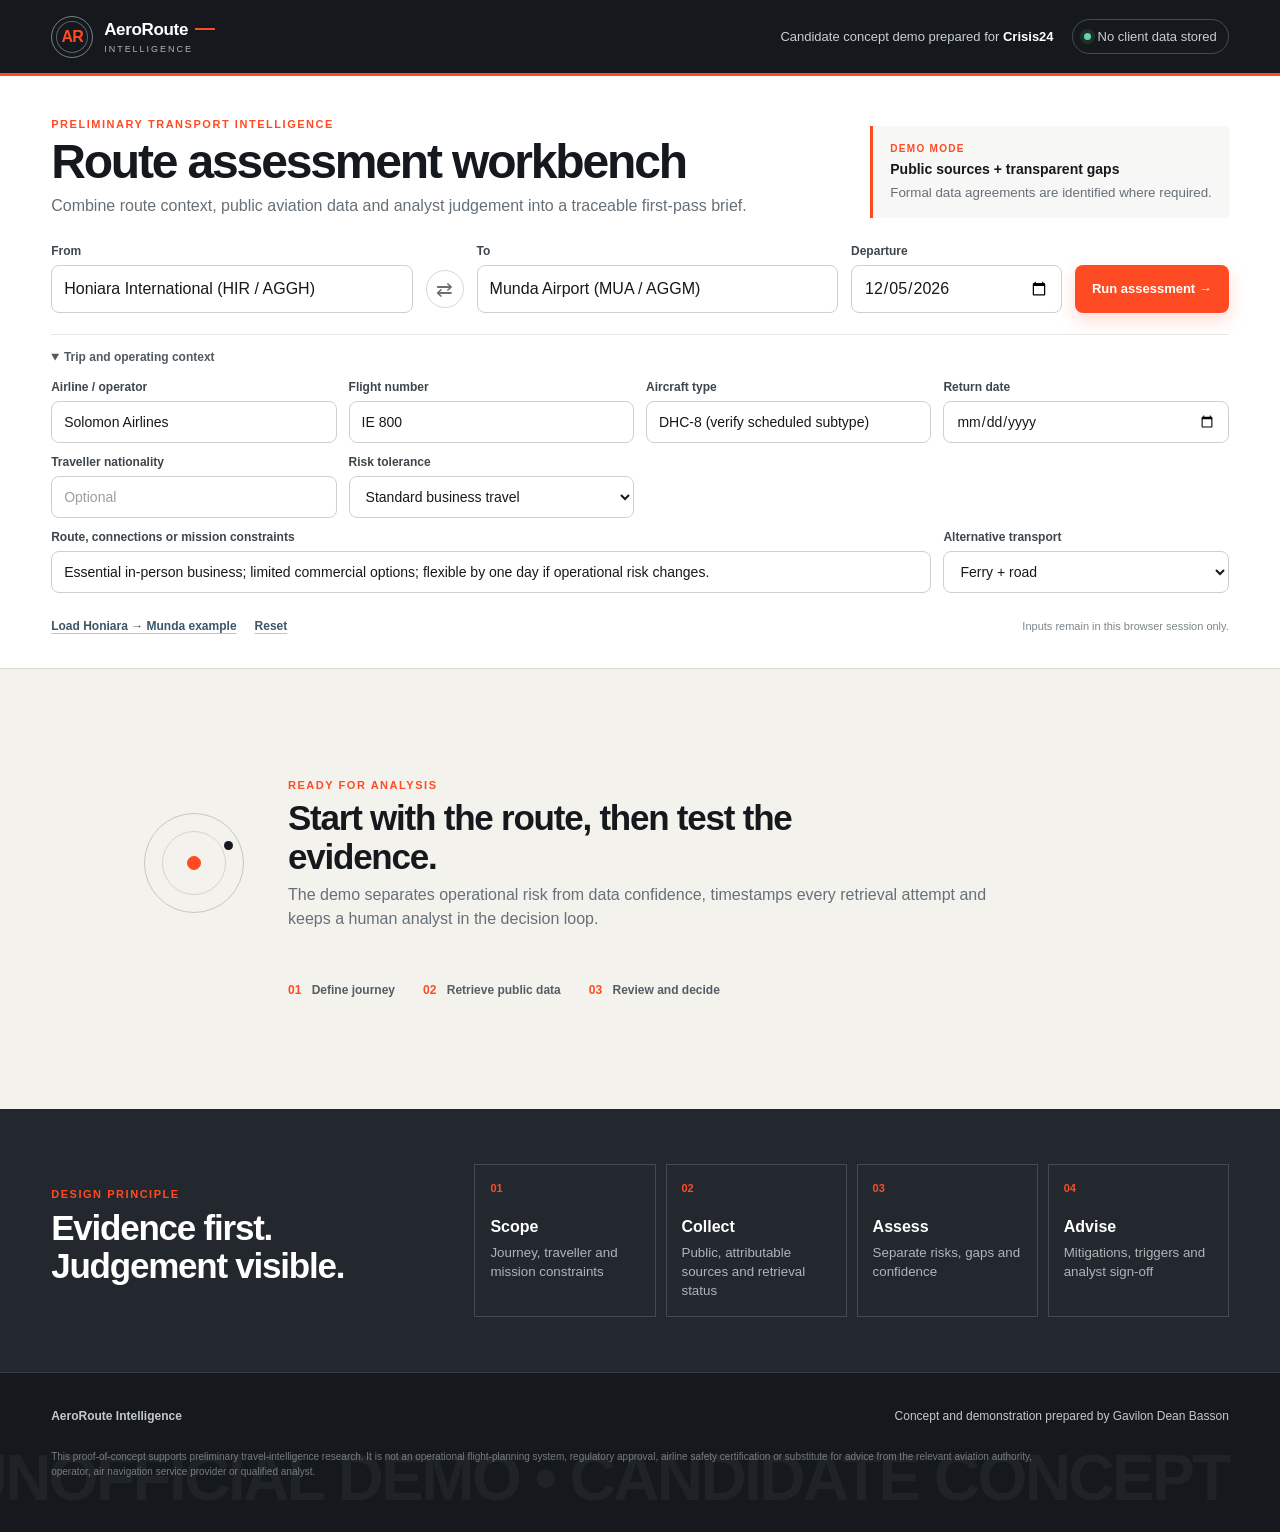
<file: index.html>
<!doctype html>
<html lang="en">
<head>
  <meta charset="utf-8">
  <meta name="viewport" content="width=device-width,initial-scale=1">
  <meta name="robots" content="noindex,nofollow,noarchive">
  <meta name="referrer" content="strict-origin-when-cross-origin">
  <meta name="description" content="A candidate concept demo for preliminary aviation and transport intelligence research.">
  <title>AeroRoute Intelligence — Candidate Concept Demo</title>
  <link rel="icon" href="./favicon.svg" type="image/svg+xml">
  <link rel="stylesheet" href="./styles.css">
</head>
<body>
  <header class="topbar">
    <a class="brand" href="#top" aria-label="AeroRoute Intelligence home">
      <span class="brand-mark" aria-hidden="true">AR</span>
      <span><strong>AeroRoute</strong><small>INTELLIGENCE</small></span>
    </a>
    <div class="top-meta">
      <span class="concept-label">Candidate concept demo prepared for <strong>Crisis24</strong></span>
      <span class="privacy-pill"><i></i>No client data stored</span>
    </div>
  </header>

  <main id="top">
    <section class="workbench" aria-labelledby="assessment-title">
      <div class="intro-row">
        <div>
          <p class="eyebrow">PRELIMINARY TRANSPORT INTELLIGENCE</p>
          <h1 id="assessment-title">Route assessment workbench</h1>
          <p>Combine route context, public aviation data and analyst judgement into a traceable first-pass brief.</p>
        </div>
        <div class="mode-card">
          <span>DEMO MODE</span>
          <strong>Public sources + transparent gaps</strong>
          <small>Formal data agreements are identified where required.</small>
        </div>
      </div>

      <form id="assessment-form" class="route-form">
        <div class="field primary-field">
          <label for="from">From</label>
          <input id="from" name="from" list="airport-options" autocomplete="off" placeholder="Airport, city, IATA or ICAO" required>
        </div>
        <button class="swap-button" id="swap-route" type="button" aria-label="Swap origin and destination" title="Swap route">⇄</button>
        <div class="field primary-field">
          <label for="to">To</label>
          <input id="to" name="to" list="airport-options" autocomplete="off" placeholder="Airport, city, IATA or ICAO" required>
        </div>
        <div class="field date-field">
          <label for="depart-date">Departure</label>
          <input id="depart-date" name="depart-date" type="date" required>
        </div>
        <button class="button button-primary" type="submit">Run assessment <span>→</span></button>

        <datalist id="airport-options"></datalist>

        <details class="advanced" open>
          <summary>Trip and operating context</summary>
          <div class="advanced-grid">
            <div class="field">
              <label for="airline">Airline / operator</label>
              <input id="airline" name="airline" placeholder="e.g. Solomon Airlines">
            </div>
            <div class="field">
              <label for="flight-number">Flight number</label>
              <input id="flight-number" name="flight-number" placeholder="Optional">
            </div>
            <div class="field">
              <label for="aircraft">Aircraft type</label>
              <input id="aircraft" name="aircraft" placeholder="e.g. DHC-8-100">
            </div>
            <div class="field">
              <label for="return-date">Return date</label>
              <input id="return-date" name="return-date" type="date">
            </div>
            <div class="field">
              <label for="traveller">Traveller nationality</label>
              <input id="traveller" name="traveller" placeholder="Optional">
            </div>
            <div class="field">
              <label for="risk-tolerance">Risk tolerance</label>
              <select id="risk-tolerance" name="risk-tolerance">
                <option value="low">Low — risk-averse</option>
                <option value="standard" selected>Standard business travel</option>
                <option value="essential">Essential travel</option>
              </select>
            </div>
            <div class="field wide">
              <label for="route-notes">Route, connections or mission constraints</label>
              <input id="route-notes" name="route-notes" placeholder="Optional waypoints, required arrival, accessibility or operational constraints">
            </div>
            <div class="field">
              <label for="alternative">Alternative transport</label>
              <select id="alternative" name="alternative">
                <option value="ferry-road">Ferry + road</option>
                <option value="road">Road only</option>
                <option value="rail">Rail</option>
                <option value="none">No practical alternative</option>
              </select>
            </div>
          </div>
        </details>

        <div class="form-actions">
          <button class="text-button" id="load-demo" type="button">Load Honiara → Munda example</button>
          <button class="text-button" id="reset-form" type="button">Reset</button>
          <span class="form-note">Inputs remain in this browser session only.</span>
        </div>
      </form>
    </section>

    <section id="empty-state" class="empty-state">
      <div class="empty-orbit" aria-hidden="true"><span></span></div>
      <div>
        <p class="eyebrow">READY FOR ANALYSIS</p>
        <h2>Start with the route, then test the evidence.</h2>
        <p>The demo separates operational risk from data confidence, timestamps every retrieval attempt and keeps a human analyst in the decision loop.</p>
      </div>
      <div class="empty-steps">
        <span><b>01</b> Define journey</span>
        <span><b>02</b> Retrieve public data</span>
        <span><b>03</b> Review and decide</span>
      </div>
    </section>

    <section id="results" class="results" hidden aria-live="polite">
      <div class="result-toolbar">
        <div>
          <p class="eyebrow">ASSESSMENT OUTPUT</p>
          <h2 id="route-title">Honiara to Munda</h2>
          <p id="run-meta">Run ID · Extraction time</p>
        </div>
        <div class="toolbar-actions">
          <button class="button button-quiet" id="copy-brief" type="button">Copy brief</button>
          <button class="button button-primary" id="print-report" type="button">Export / print PDF</button>
        </div>
      </div>

      <div id="status-banner" class="status-banner">
        <span class="status-icon">!</span>
        <div><strong>Preliminary recommendation</strong><p id="recommendation-text"></p></div>
        <span id="confidence-badge" class="confidence-badge">MODERATE CONFIDENCE</span>
      </div>

      <div class="dashboard-grid">
        <article class="panel route-panel">
          <div class="panel-heading">
            <div><p class="section-kicker">ROUTE CONTEXT</p><h3>Journey corridor</h3></div>
            <span id="distance-chip" class="data-chip">— km</span>
          </div>
          <div id="route-map" class="route-map" role="img" aria-label="Route diagram"></div>
          <div id="route-facts" class="route-facts"></div>
        </article>

        <article class="panel summary-panel">
          <div class="panel-heading">
            <div><p class="section-kicker">EXECUTIVE SUMMARY</p><h3>What matters now</h3></div>
          </div>
          <ul id="summary-list" class="summary-list"></ul>
          <div class="decision-triggers">
            <strong>Decision triggers</strong>
            <ul id="trigger-list"></ul>
          </div>
        </article>
      </div>

      <article class="panel risk-panel">
        <div class="panel-heading">
          <div><p class="section-kicker">SEPARATE RISK DIMENSIONS</p><h3>Risk and confidence review</h3></div>
          <p>No opaque blended safety score</p>
        </div>
        <div id="risk-grid" class="risk-grid"></div>
      </article>

      <div class="dashboard-grid evidence-layout">
        <article class="panel">
          <div class="panel-heading">
            <div><p class="section-kicker">LIVE PUBLIC RETRIEVAL</p><h3>Aviation weather</h3></div>
            <span id="weather-state" class="data-chip pending">CHECKING</span>
          </div>
          <div id="weather-content" class="weather-content">
            <div class="skeleton"></div><div class="skeleton short"></div>
          </div>
        </article>

        <article class="panel">
          <div class="panel-heading">
            <div><p class="section-kicker">ALTERNATIVE JOURNEY</p><h3>Air versus surface</h3></div>
          </div>
          <div id="comparison-table" class="comparison-table"></div>
        </article>
      </div>

      <article class="panel">
        <div class="panel-heading">
          <div><p class="section-kicker">SOURCE &amp; EVIDENCE REGISTER</p><h3>Traceable retrieval log</h3></div>
          <span class="data-chip">UTC TIMESTAMPS</span>
        </div>
        <div class="table-scroll">
          <table>
            <thead><tr><th>Source / purpose</th><th>Access</th><th>Published / valid</th><th>Retrieved</th><th>Confidence</th></tr></thead>
            <tbody id="evidence-body"></tbody>
          </table>
        </div>
        <p class="table-note">Where a source does not expose a publication time, the register states “Not provided by source.” A failed feed is recorded as unavailable, never as zero risk.</p>
      </article>

      <article class="panel analyst-panel">
        <div class="panel-heading">
          <div><p class="section-kicker">HUMAN-IN-THE-LOOP REVIEW</p><h3>Analyst judgement</h3></div>
          <span class="data-chip">REQUIRED BEFORE ISSUE</span>
        </div>
        <div class="analyst-grid">
          <div class="field"><label for="confirmed-facts">Confirmed facts</label><textarea id="confirmed-facts" rows="4"></textarea></div>
          <div class="field"><label for="information-gaps">Information gaps / unverified items</label><textarea id="information-gaps" rows="4"></textarea></div>
          <div class="field"><label for="mitigations">Mitigations</label><textarea id="mitigations" rows="4"></textarea></div>
          <div class="field"><label for="analyst-recommendation">Analyst recommendation</label><textarea id="analyst-recommendation" rows="4"></textarea></div>
        </div>
        <div class="approval-row">
          <div class="field"><label for="analyst-name">Analyst</label><input id="analyst-name" value="Gavilon Dean Basson"></div>
          <div class="field"><label for="analyst-confidence">Confidence</label><select id="analyst-confidence"><option>Low</option><option selected>Moderate</option><option>High</option></select></div>
          <label class="approval-check"><input id="approval-check" type="checkbox"> Reviewed for demonstration</label>
        </div>
      </article>

      <article class="panel integrations-panel">
        <div class="panel-heading">
          <div><p class="section-kicker">ENTERPRISE DATA OPPORTUNITIES</p><h3>What formal access would add</h3></div>
        </div>
        <div class="integration-grid">
          <div><b>NOTAM &amp; aeronautical data</b><span>EUROCONTROL EAD / ANSP feeds</span></div>
          <div><b>Airline performance</b><span>OAG, Cirium or equivalent licensed data</span></div>
          <div><b>Security intelligence</b><span>Curated threat, protest and GNSS interference feeds</span></div>
          <div><b>Maritime intelligence</b><span>AIS, port and vessel-risk data providers</span></div>
        </div>
        <p>Potentially obtainable subject to provider approval, licensing, commercial terms and Crisis24’s internal arrangements.</p>
      </article>
    </section>

    <section class="methodology">
      <div><p class="eyebrow">DESIGN PRINCIPLE</p><h2>Evidence first. Judgement visible.</h2></div>
      <div class="method-grid">
        <span><b>01</b><strong>Scope</strong><small>Journey, traveller and mission constraints</small></span>
        <span><b>02</b><strong>Collect</strong><small>Public, attributable sources and retrieval status</small></span>
        <span><b>03</b><strong>Assess</strong><small>Separate risks, gaps and confidence</small></span>
        <span><b>04</b><strong>Advise</strong><small>Mitigations, triggers and analyst sign-off</small></span>
      </div>
    </section>
  </main>

  <footer>
    <div>
      <strong>AeroRoute Intelligence</strong>
      <span>Concept and demonstration prepared by Gavilon Dean Basson</span>
    </div>
    <p>This proof-of-concept supports preliminary travel-intelligence research. It is not an operational flight-planning system, regulatory approval, airline safety certification or substitute for advice from the relevant aviation authority, operator, air navigation service provider or qualified analyst.</p>
    <span class="watermark">UNOFFICIAL DEMO • CANDIDATE CONCEPT</span>
  </footer>

  <div id="toast" class="toast" role="status" aria-live="polite"></div>
  <script src="./app.js" defer></script>
</body>
</html>
</file>
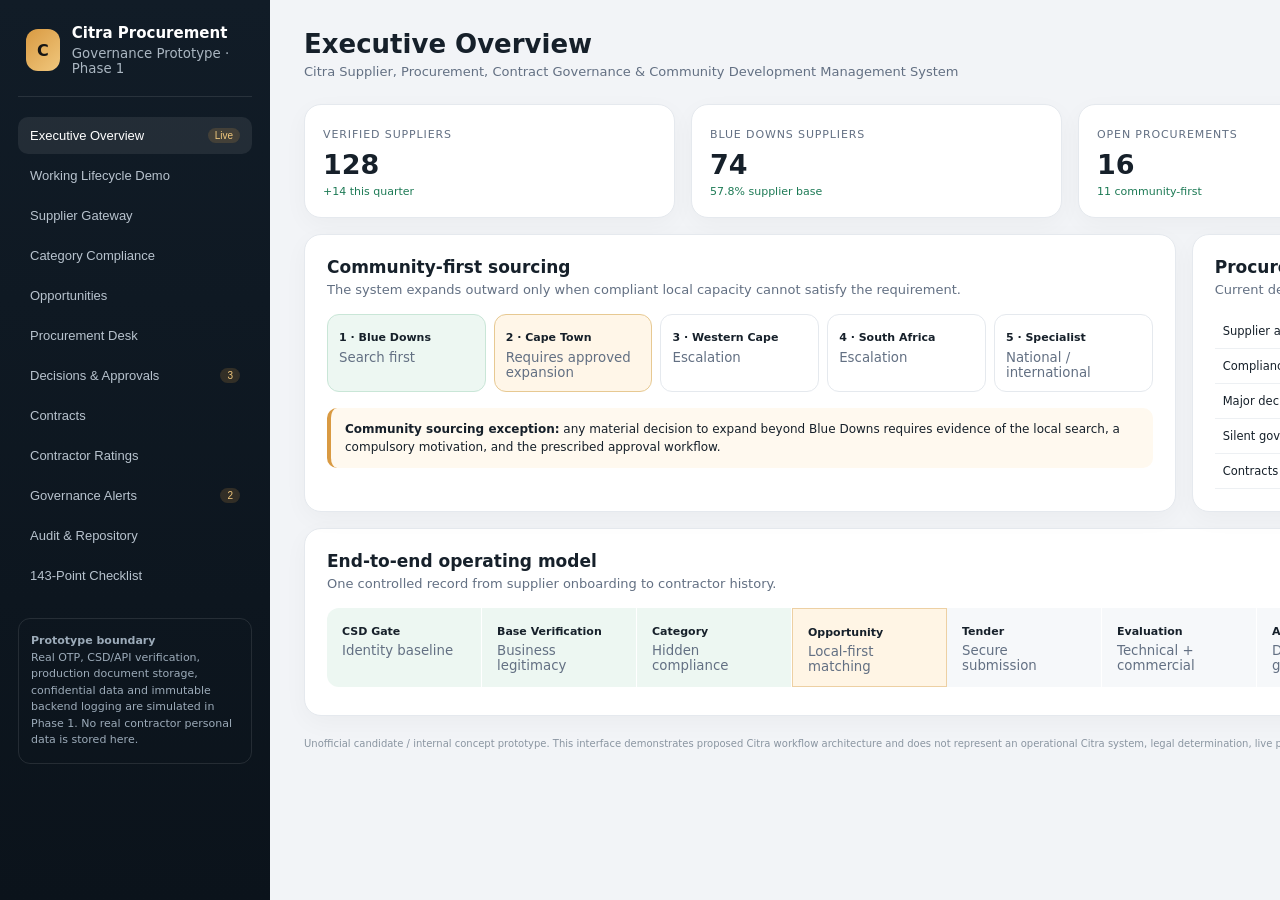
<file: citra-procurement/index.html>
<!DOCTYPE html>
<html lang="en">
<head>
<meta charset="UTF-8" />
<meta name="viewport" content="width=device-width, initial-scale=1.0" />
<title>Citra Supplier & Procurement Governance</title>
<meta name="description" content="Citra supplier, procurement, contract governance and community development prototype." />
<style>
html,body{margin:0;width:100%;height:100%;overflow:hidden;background:#f2f4f7}iframe{border:0;width:100%;height:100%;display:block}
</style>
<script>
(function(){
  var cleanPath = window.location.pathname + (window.location.hash || '');
  if (window.location.search) {
    window.history.replaceState({}, document.title, cleanPath);
  }
})();
</script>
</head>
<body>
<iframe src="app.html" title="Citra Supplier & Procurement Governance Prototype" referrerpolicy="no-referrer"></iframe>
</body>
</html>
</file>
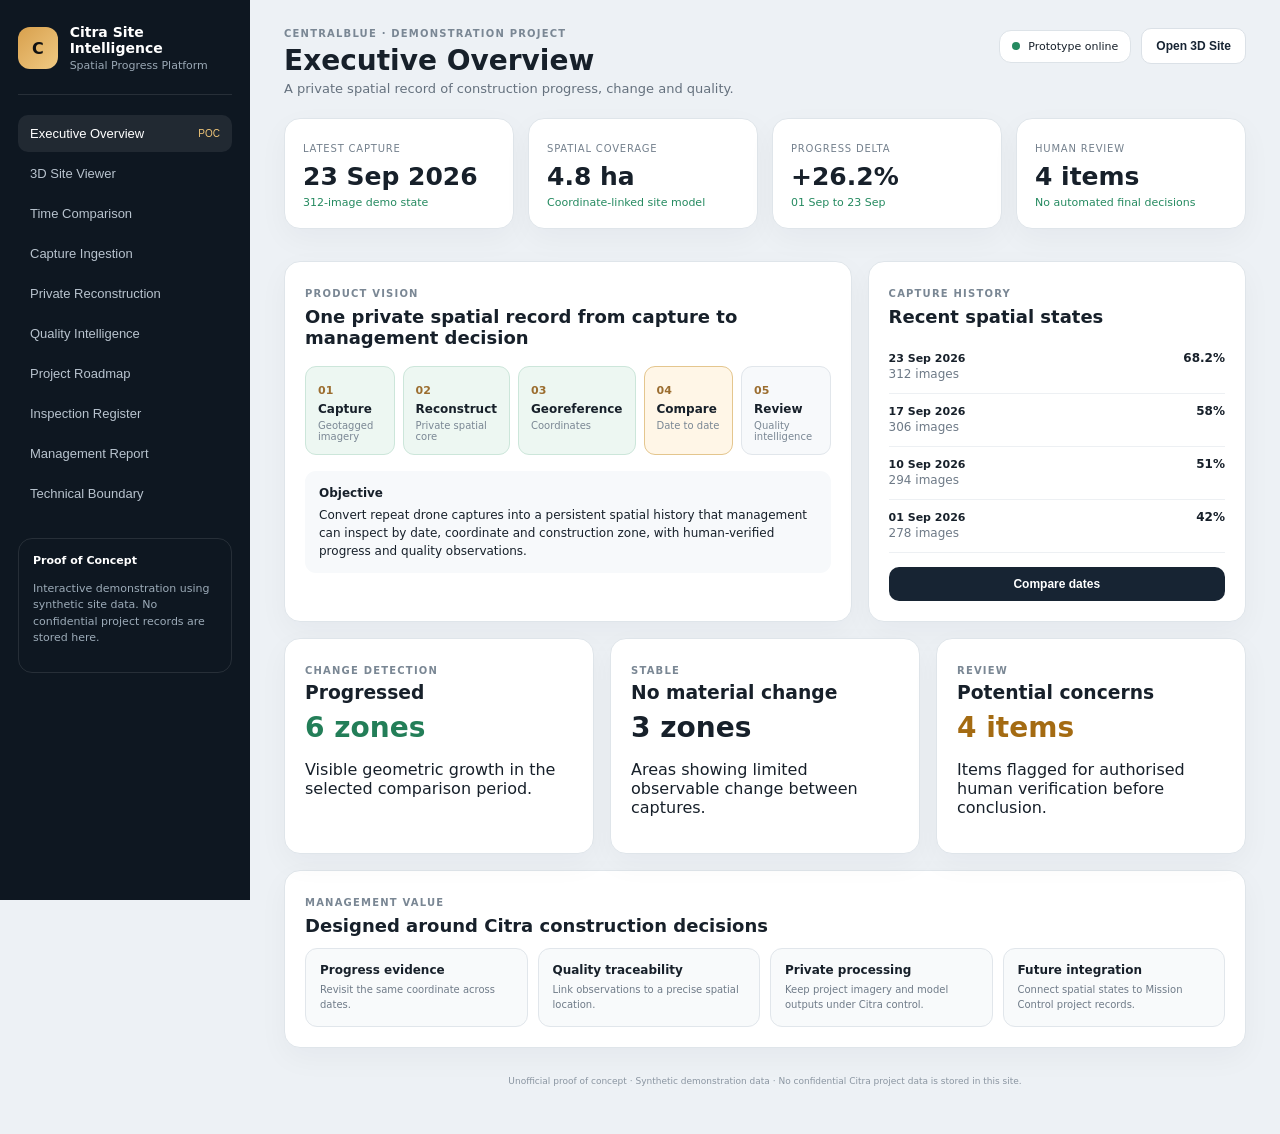
<file: site-intelligence/index.html>
<!DOCTYPE html>
<html lang="en">
<head>
<meta charset="UTF-8" />
<meta name="viewport" content="width=device-width, initial-scale=1.0" />
<meta name="description" content="Citra Site Intelligence - spatial progress and quality monitoring proof of concept." />
<title>Citra Site Intelligence</title>
<link rel="stylesheet" href="styles.css" />
</head>
<body>
<div class="app-shell">
  <aside class="sidebar">
    <div class="brand"><div class="brand-mark">C</div><div><div class="brand-title">Citra Site Intelligence</div><div class="brand-subtitle">Spatial Progress Platform</div></div></div>
    <nav class="nav">
      <button class="nav-item active" data-view="dashboard"><span>Executive Overview</span><small>POC</small></button>
      <button class="nav-item" data-view="viewer"><span>3D Site Viewer</span></button>
      <button class="nav-item" data-view="compare"><span>Time Comparison</span></button>
      <button class="nav-item" data-view="capture"><span>Capture Ingestion</span></button>
      <button class="nav-item" data-view="processing"><span>Private Reconstruction</span></button>
      <button class="nav-item" data-view="quality"><span>Quality Intelligence</span></button>
      <button class="nav-item" data-view="roadmap"><span>Project Roadmap</span></button>
      <button class="nav-item" data-view="inspections"><span>Inspection Register</span></button>
      <button class="nav-item" data-view="report"><span>Management Report</span></button>
      <button class="nav-item" data-view="architecture"><span>Technical Boundary</span></button>
    </nav>
    <div class="sidebar-note"><strong>Proof of Concept</strong><p>Interactive demonstration using synthetic site data. No confidential project records are stored here.</p></div>
  </aside>

  <main class="main">
    <header class="topbar">
      <div><div class="eyebrow">CENTRALBLUE · DEMONSTRATION PROJECT</div><h1 id="pageTitle">Executive Overview</h1><p id="pageSubtitle">A private spatial record of construction progress, change and quality.</p></div>
      <div class="top-actions"><div class="status-chip"><span class="status-dot"></span> Prototype online</div><button class="button secondary" data-goto="viewer">Open 3D Site</button></div>
    </header>

    <section class="view active" id="dashboard">
      <div class="metric-grid">
        <article class="metric-card"><span>Latest capture</span><strong>23 Sep 2026</strong><small>312-image demo state</small></article>
        <article class="metric-card"><span>Spatial coverage</span><strong>4.8 ha</strong><small>Coordinate-linked site model</small></article>
        <article class="metric-card"><span>Progress delta</span><strong>+26.2%</strong><small>01 Sep to 23 Sep</small></article>
        <article class="metric-card"><span>Human review</span><strong>4 items</strong><small>No automated final decisions</small></article>
      </div>

      <div class="two-col dashboard-grid">
        <article class="panel hero-panel">
          <span class="kicker">Product vision</span><h2>One private spatial record from capture to management decision</h2>
          <div class="flow-strip">
            <div class="flow-step done"><b>01</b><span>Capture</span><small>Geotagged imagery</small></div>
            <div class="flow-step done"><b>02</b><span>Reconstruct</span><small>Private spatial core</small></div>
            <div class="flow-step done"><b>03</b><span>Georeference</span><small>Coordinates</small></div>
            <div class="flow-step active"><b>04</b><span>Compare</span><small>Date to date</small></div>
            <div class="flow-step"><b>05</b><span>Review</span><small>Quality intelligence</small></div>
          </div>
          <div class="objective-box"><strong>Objective</strong><p>Convert repeat drone captures into a persistent spatial history that management can inspect by date, coordinate and construction zone, with human-verified progress and quality observations.</p></div>
        </article>
        <article class="panel"><span class="kicker">Capture history</span><h2>Recent spatial states</h2><div class="mini-timeline" id="miniTimeline"></div><button class="button primary full" data-goto="compare">Compare dates</button></article>
      </div>

      <div class="three-col">
        <article class="panel compact"><span class="kicker">Change detection</span><h3>Progressed</h3><div class="big-value positive">6 zones</div><p>Visible geometric growth in the selected comparison period.</p></article>
        <article class="panel compact"><span class="kicker">Stable</span><h3>No material change</h3><div class="big-value">3 zones</div><p>Areas showing limited observable change between captures.</p></article>
        <article class="panel compact"><span class="kicker">Review</span><h3>Potential concerns</h3><div class="big-value warning">4 items</div><p>Items flagged for authorised human verification before conclusion.</p></article>
      </div>

      <article class="panel"><span class="kicker">Management value</span><h2>Designed around Citra construction decisions</h2><div class="value-grid"><div><b>Progress evidence</b><span>Revisit the same coordinate across dates.</span></div><div><b>Quality traceability</b><span>Link observations to a precise spatial location.</span></div><div><b>Private processing</b><span>Keep project imagery and model outputs under Citra control.</span></div><div><b>Future integration</b><span>Connect spatial states to Mission Control project records.</span></div></div></article>
    </section>

    <section class="view" id="viewer">
      <div class="viewer-layout">
        <article class="panel viewer-panel"><div class="panel-head viewer-head"><div><span class="kicker">Interactive spatial state</span><h2>Site model · <span id="viewerDateLabel">23 Sep 2026</span></h2></div><div class="viewer-tools"><button class="tool-button" id="resetCamera">Reset</button><button class="tool-button" id="toggleGrid">Grid</button><button class="tool-button" id="toggleMarkers">Markers</button></div></div><div id="threeViewer" class="three-viewer"><div class="viewer-badge">Drag to rotate · Scroll to zoom · Click site to inspect</div><div class="coords-overlay" id="coordsOverlay">X 0.00 · Y 0.00 · Z 0.00</div></div></article>
        <aside class="panel inspector-panel"><span class="kicker">Spatial inspector</span><h2>Selected point</h2><div class="coord-grid"><div><span>Easting</span><strong id="coordX">0.00 m</strong></div><div><span>Northing</span><strong id="coordZ">0.00 m</strong></div><div><span>Elevation</span><strong id="coordY">0.00 m</strong></div><div><span>Reference</span><strong>SITE-GRID</strong></div></div><div class="field"><label>Inspection note</label><textarea id="inspectionNote" placeholder="Record an observation at this coordinate..."></textarea></div><button class="button primary full" id="saveMarker">Save inspection marker</button><div class="divider"></div><span class="kicker">Display capture</span><select class="select" id="viewerDateSelect"></select></aside>
      </div>
    </section>

    <section class="view" id="compare">
      <div class="two-col compare-controls"><article class="panel"><span class="kicker">Baseline</span><h2>Date A</h2><select class="select" id="dateASelect"></select></article><article class="panel"><span class="kicker">Comparison</span><h2>Date B</h2><select class="select" id="dateBSelect"></select></article></div>
      <article class="panel compare-panel"><div class="panel-head"><div><span class="kicker">Spatial overlay</span><h2>Same place, different dates</h2></div><div class="mode-toggle"><button class="mode active" data-mode="blend">Blend</button><button class="mode" data-mode="difference">Change focus</button></div></div><div id="compareViewer" class="three-viewer compare-viewer"><div class="viewer-badge">Earlier state = warm layer · Later state = blue layer</div></div><div class="blend-control"><span id="blendALabel">Earlier</span><input type="range" min="0" max="100" value="65" id="blendSlider" /><span id="blendBLabel">Later</span></div></article>
      <div class="three-col" id="changeCards"></div>
      <article class="panel"><span class="kicker">Capture history</span><h2>Timeline</h2><div class="timeline" id="captureTimeline"></div></article>
    </section>

    <section class="view" id="capture">
      <div class="two-col">
        <article class="panel"><span class="kicker">New spatial capture</span><h2>Upload drone imagery</h2><p class="muted">Select overlapping site photographs. This browser demonstration reads local file information and previews selected images; production processing will occur in a private controlled environment.</p><div class="upload-zone" id="uploadZone"><div class="upload-icon">↑</div><strong>Drop images here or click to select</strong><span>JPEG / PNG · multiple files supported</span><input type="file" accept="image/*" multiple id="captureFiles" /></div><div class="actions"><button class="button secondary" id="loadDemoCapture">Load demonstration capture</button></div><div class="preview-grid" id="imagePreviewGrid"></div></article>
        <article class="panel"><span class="kicker">Capture manifest</span><h2 id="captureManifestTitle">No capture selected</h2><div class="manifest-grid"><div><span>Images</span><strong id="manifestCount">—</strong></div><div><span>Total size</span><strong id="manifestSize">—</strong></div><div><span>Location metadata</span><strong id="manifestGps">—</strong></div><div><span>Capture time</span><strong id="manifestTime">—</strong></div><div><span>Flight altitude</span><strong id="manifestAltitude">—</strong></div><div><span>Overlap readiness</span><strong id="manifestOverlap">—</strong></div></div><div class="notice info"><strong>Production gate:</strong> imagery must pass metadata, overlap, image-quality and project-assignment checks before reconstruction.</div></article>
      </div>
    </section>

    <section class="view" id="processing">
      <article class="panel"><div class="panel-head"><div><span class="kicker">Private reconstruction workflow</span><h2>Images to spatial state</h2></div><button class="button primary" id="runPipeline">Run workflow demonstration</button></div><div class="pipeline" id="pipelineSteps"></div><div class="notice warning"><strong>Prototype boundary:</strong> this interface demonstrates workflow orchestration. Production reconstruction requires dedicated compute, storage and the private reconstruction core described in the project charter.</div></article>
      <div class="two-col"><article class="panel"><span class="kicker">Readiness controls</span><h2>Capture checks</h2><table class="data-table"><tr><td>Image overlap</td><td><span class="pill good">Pass</span></td></tr><tr><td>Project assignment</td><td><span class="pill good">Assigned</span></td></tr><tr><td>Coordinate consistency</td><td><span class="pill neutral">Demo</span></td></tr><tr><td>Blur / exposure screening</td><td><span class="pill neutral">Ready</span></td></tr></table></article><article class="panel"><span class="kicker">Spatial outputs</span><h2>Production artefacts</h2><ul class="clean-list"><li>Camera alignment and image relationships</li><li>Dense spatial point representation</li><li>Textured 3D site model</li><li>Coordinate-linked project state</li><li>Orthographic mapping layers where required</li><li>Versioned date state for comparison</li></ul></article></div>
    </section>

    <section class="view" id="quality"><div class="two-col quality-layout"><article class="panel"><div class="panel-head"><div><span class="kicker">Quality intelligence</span><h2>Review queue</h2></div><span class="pill neutral">Simulated observations</span></div><div id="qualityList" class="quality-list"></div></article><article class="panel"><span class="kicker">Selected observation</span><h2 id="qualityTitle">Wall progress variance</h2><div class="quality-score"><span>Review priority</span><strong id="qualityPriority">Medium</strong></div><p id="qualityDescription" class="muted">Observed geometry appears behind the expected state for this zone. Human verification is required.</p><div class="coord-box" id="qualityCoord">Grid E 18.4 m · N 27.6 m</div><div class="divider"></div><label class="check-row"><input type="checkbox" /> Human inspection completed</label><label class="check-row"><input type="checkbox" /> Evidence attached</label><label class="check-row"><input type="checkbox" /> Action assigned</label><div class="notice info"><strong>Control:</strong> automated analysis flags and prioritises; authorised staff remain responsible for final quality conclusions.</div></article></div></section>

    <section class="view" id="roadmap">
      <article class="panel"><span class="kicker">Programme plan</span><h2>From proof of concept to production platform</h2><div class="roadmap"><div class="road-phase done"><b>Phase 0</b><span>Concept & interface POC</span><small>Complete / refining</small></div><div class="road-phase active"><b>Phase 1</b><span>Private reconstruction pilot</span><small>8 weeks</small></div><div class="road-phase"><b>Phase 2</b><span>Time comparison & measurement</span><small>8 weeks</small></div><div class="road-phase"><b>Phase 3</b><span>Quality intelligence</span><small>10 weeks</small></div><div class="road-phase"><b>Phase 4</b><span>Mission Control integration</span><small>8 weeks</small></div><div class="road-phase"><b>Phase 5</b><span>Operational hardening</span><small>8 weeks</small></div></div></article>
      <div class="two-col"><article class="panel"><span class="kicker">Pilot success gate</span><h2>Phase 1 acceptance</h2><ul class="clean-list checks"><li>Process a controlled real drone dataset privately</li><li>Generate a navigable textured 3D site state</li><li>Preserve real-world coordinate relationship</li><li>Store a repeatable project/capture record</li><li>Produce an output usable by the web viewer</li><li>Document accuracy, processing time and hardware load</li></ul></article><article class="panel"><span class="kicker">Governance</span><h2>Human accountability remains explicit</h2><ul class="clean-list"><li>Defined product owner and technical owner</li><li>Role-based access to project imagery</li><li>Versioned processing settings and outputs</li><li>Human approval of quality observations</li><li>Documented model limitations and accuracy</li><li>Formal change control for production releases</li></ul></article></div>
    </section>

    <section class="view" id="inspections"><article class="panel"><div class="panel-head"><div><span class="kicker">Spatial inspection register</span><h2>Coordinate-linked observations</h2></div><button class="button secondary" data-goto="viewer">Add marker in 3D</button></div><table class="data-table" id="inspectionTable"><thead><tr><th>ID</th><th>Date</th><th>Coordinate</th><th>Observation</th><th>Status</th></tr></thead><tbody></tbody></table></article></section>

    <section class="view" id="report"><article class="report-sheet"><div class="report-head"><div><span>CITRA SITE INTELLIGENCE</span><h2>Spatial Progress & Quality Review</h2></div><div class="report-meta">Demonstration Project<br/>23 Sep 2026</div></div><div class="report-summary"><div><span>Comparison period</span><strong>01 Sep → 23 Sep</strong></div><div><span>Progress change</span><strong>+26.2%</strong></div><div><span>Review points</span><strong>4</strong></div></div><h3>Executive summary</h3><p>The selected period demonstrates measurable geometric progression across the synthetic construction site. Six zones show visible progression, three remain materially stable, and four observations require authorised human verification.</p><h3>Spatial observations</h3><table class="data-table"><tr><th>Zone</th><th>Change</th><th>Assessment</th></tr><tr><td>Block B</td><td>Wall height increased</td><td>Progress evident</td></tr><tr><td>Block D</td><td>Roof geometry introduced</td><td>Progress evident</td></tr><tr><td>Service corridor</td><td>Limited change</td><td>Review against programme</td></tr><tr><td>North edge</td><td>Surface variation</td><td>Site verification required</td></tr></table><h3>Method note</h3><p>This proof of concept uses synthetic geometry and simulated observations. Production reporting will be generated from privately processed drone imagery, project coordinates, verified comparison outputs and authorised review records.</p><div class="report-footer">Proof of Concept · Synthetic demonstration data</div></article><div class="report-actions"><button class="button primary" onclick="window.print()">Print / Save PDF</button></div></section>

    <section class="view" id="architecture"><div class="two-col"><article class="panel"><span class="kicker">Interactive now</span><h2>Proof-of-concept functions</h2><ul class="clean-list checks"><li>Browser-based spatial site navigation</li><li>Multiple dated construction states</li><li>Coordinate-linked inspection records</li><li>Date overlay and change comparison</li><li>Multi-image capture ingestion</li><li>Private processing workflow simulation</li><li>Quality review queue</li><li>Management report preview</li></ul></article><article class="panel"><span class="kicker">Production environment</span><h2>Secure services required</h2><ul class="clean-list"><li>Private image and model storage</li><li>Dedicated reconstruction compute</li><li>Authenticated project access</li><li>Coordinate and survey controls</li><li>Versioned model history</li><li>Automated analysis services</li><li>Mission Control integration</li><li>Audit, backup and recovery</li></ul></article></div><article class="panel architecture-flow"><span class="kicker">Target operating model</span><h2>Private end-to-end pathway</h2><div class="arch-row"><div>Drone capture</div><span>→</span><div>Secure ingestion</div><span>→</span><div>Private reconstruction</div><span>→</span><div>Spatial data store</div><span>→</span><div>3D comparison</div><span>→</span><div>Quality intelligence</div></div></article></section>

    <footer>Unofficial proof of concept · Synthetic demonstration data · No confidential Citra project data is stored in this site.</footer>
  </main>
</div>
<script src="app.js"></script>
</body>
</html>
</file>
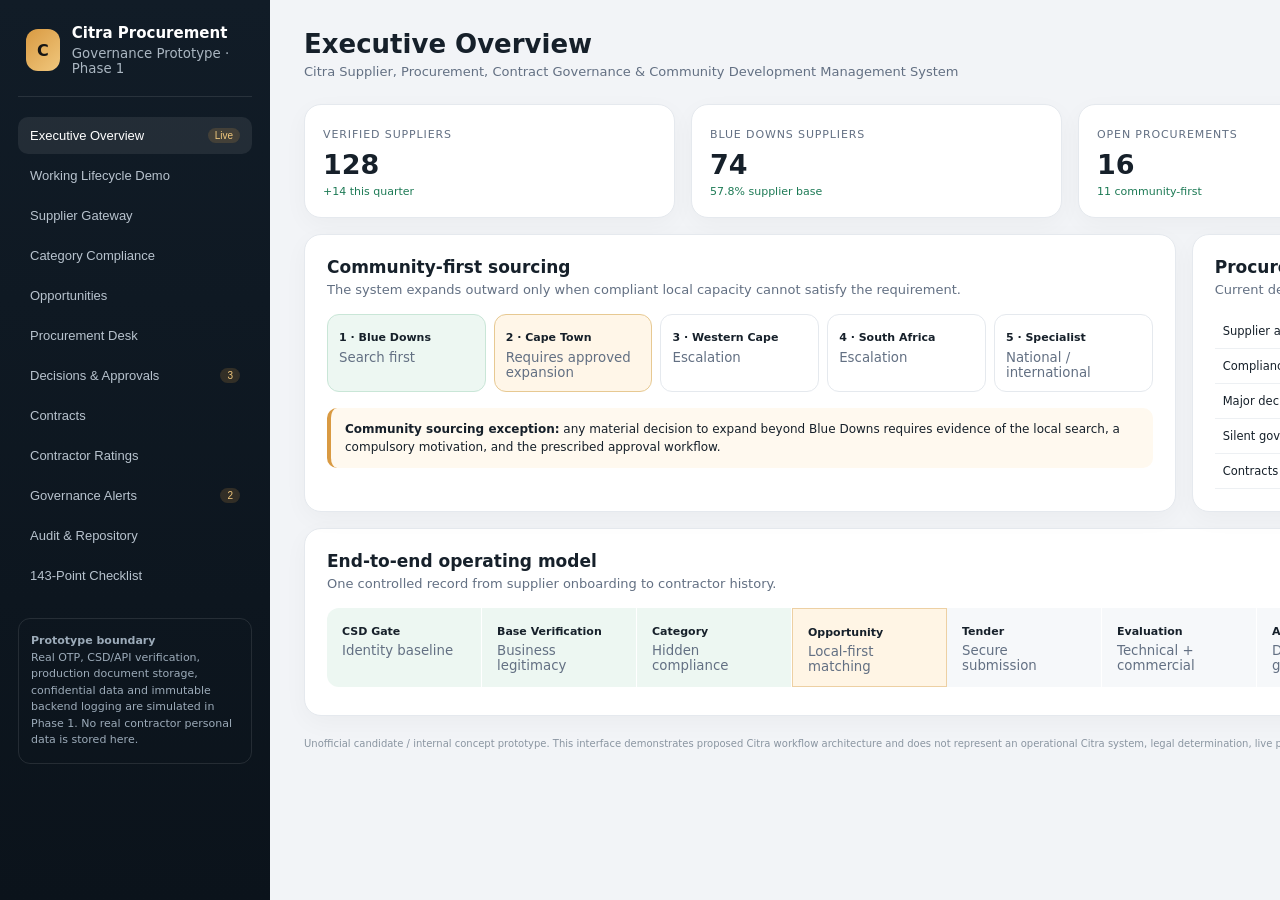
<file: citra-procurement/app.html>
<!DOCTYPE html>
<html lang="en">
<head>
<meta charset="UTF-8" />
<meta name="viewport" content="width=device-width, initial-scale=1.0" />
<title>Citra Supplier & Procurement Governance</title>
<meta name="description" content="Phase 1 interactive prototype for Citra supplier, procurement, contract governance and community development." />
<style>
:root{--ink:#16202a;--muted:#637083;--line:#e5e9ee;--panel:#fff;--soft:#f6f8fa;--nav:#101923;--accent:#d99a42;--accent2:#9f6b25;--ok:#1d7a55;--warn:#a96a00;--bad:#a73d3d;--blue:#2f6497;--shadow:0 18px 50px rgba(22,32,42,.09)}*{box-sizing:border-box}html{scroll-behavior:smooth}body{margin:0;font-family:Inter,ui-sans-serif,system-ui,-apple-system,BlinkMacSystemFont,"Segoe UI",sans-serif;color:var(--ink);background:#f2f4f7}.app{display:grid;grid-template-columns:270px 1fr;min-height:100vh}.sidebar{background:linear-gradient(180deg,#111c27,#0b131b);color:white;padding:24px 18px;position:sticky;top:0;height:100vh;overflow:auto}.brand{display:flex;align-items:center;gap:12px;padding:0 8px 20px;border-bottom:1px solid rgba(255,255,255,.1)}.mark{width:42px;height:42px;border-radius:12px;background:linear-gradient(135deg,var(--accent),#f0c77d);display:grid;place-items:center;color:#151515;font-weight:900}.brand h1{font-size:15px;margin:0;line-height:1.2}.brand small{display:block;color:#aab6c1;font-weight:500;margin-top:4px}.nav{margin-top:20px}.nav button{width:100%;border:0;background:transparent;color:#b8c3ce;text-align:left;padding:11px 12px;border-radius:10px;margin:3px 0;font-size:13px;cursor:pointer;display:flex;justify-content:space-between;align-items:center}.nav button:hover,.nav button.active{background:rgba(255,255,255,.08);color:white}.nav .badge{font-size:10px;background:rgba(217,154,66,.18);color:#f0c77d;padding:2px 7px;border-radius:99px}.sidebar-footer{margin-top:24px;padding:14px 12px;border:1px solid rgba(255,255,255,.1);border-radius:12px;color:#9cabb9;font-size:11px;line-height:1.5}.main{padding:28px 34px 50px;max-width:1600px}.topbar{display:flex;justify-content:space-between;align-items:center;gap:20px;margin-bottom:24px}.title h2{margin:0;font-size:26px}.title p{margin:5px 0 0;color:var(--muted);font-size:13px}.profile{display:flex;align-items:center;gap:10px;background:white;border:1px solid var(--line);border-radius:14px;padding:8px 12px}.avatar{width:34px;height:34px;border-radius:50%;background:#172433;color:#f1c174;display:grid;place-items:center;font-weight:800}.grid{display:grid;gap:16px}.stats{grid-template-columns:repeat(4,1fr)}.card{background:var(--panel);border:1px solid var(--line);border-radius:17px;box-shadow:0 7px 24px rgba(22,32,42,.035)}.stat{padding:18px}.stat small{color:var(--muted);font-size:11px;text-transform:uppercase;letter-spacing:.08em}.stat strong{display:block;font-size:27px;margin-top:7px}.stat span{font-size:11px;color:var(--ok)}.section{display:none}.section.active{display:block}.panel{padding:22px;margin-top:16px}.panel h3{margin:0 0 5px;font-size:17px}.panel p.lead{margin:0 0 17px;color:var(--muted);font-size:13px}.split{display:grid;grid-template-columns:1.15fr .85fr;gap:16px}.three{display:grid;grid-template-columns:repeat(3,1fr);gap:12px}.steps{display:flex;gap:0;overflow:auto;padding-bottom:6px}.step{min-width:155px;padding:12px 15px;background:var(--soft);border-right:1px solid white}.step:first-child{border-radius:12px 0 0 12px}.step:last-child{border-radius:0 12px 12px 0}.step b{font-size:11px}.step small{display:block;margin-top:4px;color:var(--muted)}.step.done{background:#edf7f2}.step.current{background:#fff5e5;border:1px solid #edd0a3}.field{margin-bottom:12px}.field label{display:block;font-size:11px;font-weight:700;margin-bottom:6px;color:#3f4a57}.field input,.field select,.field textarea{width:100%;border:1px solid #d9dee5;border-radius:10px;padding:10px 11px;background:white;font:inherit;font-size:12px}.field textarea{min-height:78px;resize:vertical}.btn{border:0;border-radius:10px;padding:10px 14px;font-weight:750;font-size:12px;cursor:pointer}.btn.primary{background:#172433;color:white}.btn.gold{background:var(--accent);color:#1c1b18}.btn.ghost{background:var(--soft);color:var(--ink);border:1px solid var(--line)}.btn.danger{background:#fff0f0;color:var(--bad);border:1px solid #f0cccc}.btn:disabled{opacity:.45;cursor:not-allowed}.actions{display:flex;gap:8px;flex-wrap:wrap}.pill{display:inline-flex;align-items:center;gap:5px;padding:5px 9px;border-radius:999px;font-size:10px;font-weight:800}.pill.ok{background:#e8f5ef;color:var(--ok)}.pill.warn{background:#fff5e5;color:var(--warn)}.pill.bad{background:#fff0f0;color:var(--bad)}.pill.blue{background:#eaf1f8;color:var(--blue)}table{width:100%;border-collapse:collapse;font-size:11.5px}th{text-align:left;color:#6d7885;font-size:10px;text-transform:uppercase;letter-spacing:.05em;padding:9px 8px;border-bottom:1px solid var(--line)}td{padding:10px 8px;border-bottom:1px solid #edf0f3;vertical-align:top}.tracker{display:grid;grid-template-columns:repeat(5,1fr);gap:8px}.track{border:1px solid var(--line);border-radius:12px;padding:11px;min-height:76px}.track.done{background:#edf7f2;border-color:#c9e6d7}.track.current{background:#fff6e8;border-color:#e7c992}.track b{font-size:11px}.track small{display:block;color:var(--muted);margin-top:5px}.notice{border-left:4px solid var(--accent);background:#fff9ef;padding:12px 14px;border-radius:10px;font-size:12px;line-height:1.5}.notice.red{border-left-color:var(--bad);background:#fff3f3}.notice.green{border-left-color:var(--ok);background:#eef8f3}.masked{font-family:ui-monospace,SFMono-Regular,Menlo,monospace;letter-spacing:.08em}.decision{border:1px solid var(--line);border-radius:14px;padding:14px;margin:10px 0}.decision-head{display:flex;justify-content:space-between;gap:8px}.approval-chain{display:grid;grid-template-columns:repeat(4,1fr);gap:7px;margin-top:12px}.approval{padding:9px;border-radius:10px;background:var(--soft);font-size:10px}.approval.approved{background:#edf7f2}.approval.pending{background:#fff5e5}.score-grid{display:grid;grid-template-columns:repeat(4,1fr);gap:10px}.score-card{border:1px solid var(--line);border-radius:13px;padding:12px}.score-card input{width:70px;border:1px solid var(--line);border-radius:8px;padding:7px}.score-card strong{float:right}.big-score{font-size:42px;font-weight:900;letter-spacing:-.04em}.quality-ring{width:110px;height:110px;border-radius:50%;background:conic-gradient(var(--ok) 0 88%,#e7ebef 88%);display:grid;place-items:center}.quality-ring::after{content:'88%';width:78px;height:78px;border-radius:50%;background:white;display:grid;place-items:center;font-weight:900}.checklist{columns:2;column-gap:18px}.check-item{break-inside:avoid;background:white;border:1px solid var(--line);border-radius:10px;padding:8px 10px;margin:0 0 8px;font-size:11px;display:flex;gap:8px}.tick{color:var(--ok);font-weight:900}.modal{position:fixed;inset:0;background:rgba(8,13,18,.55);display:none;align-items:center;justify-content:center;padding:20px;z-index:50}.modal.open{display:flex}.modal-card{background:white;max-width:480px;width:100%;border-radius:18px;padding:22px;box-shadow:var(--shadow)}.otp{display:flex;gap:7px;margin:18px 0}.otp input{width:45px;height:48px;text-align:center;font-size:19px;border:1px solid var(--line);border-radius:10px}.footer-note{color:#8a95a1;font-size:10px;margin-top:22px}.hidden{display:none!important}@media(max-width:1100px){.app{grid-template-columns:220px 1fr}.stats{grid-template-columns:repeat(2,1fr)}.split{grid-template-columns:1fr}.score-grid{grid-template-columns:repeat(2,1fr)}}@media(max-width:760px){.app{display:block}.sidebar{position:relative;height:auto}.nav{display:grid;grid-template-columns:repeat(2,1fr)}.main{padding:20px 14px}.stats,.three,.tracker,.approval-chain,.score-grid{grid-template-columns:1fr}.checklist{columns:1}.topbar{align-items:flex-start}.profile{display:none}}
</style>
</head>
<body>
<div class="app">
<aside class="sidebar">
  <div class="brand"><div class="mark">C</div><div><h1>Citra Procurement</h1><small>Governance Prototype · Phase 1</small></div></div>
  <div class="nav" id="nav">
    <button class="active" data-section="overview">Executive Overview <span class="badge">Live</span></button>
    <button data-section="supplier">Supplier Gateway</button>
    <button data-section="categories">Category Compliance</button>
    <button data-section="opportunities">Opportunities</button>
    <button data-section="procurement">Procurement Desk</button>
    <button data-section="decisions">Decisions & Approvals <span class="badge">3</span></button>
    <button data-section="contracts">Contracts</button>
    <button data-section="ratings">Contractor Ratings</button>
    <button data-section="alerts">Governance Alerts <span class="badge">2</span></button>
    <button data-section="audit">Audit & Repository</button>
    <button data-section="checklist">143-Point Checklist</button>
  </div>
  <div class="sidebar-footer"><b>Prototype boundary</b><br>Real OTP, CSD/API verification, production document storage, confidential data and immutable backend logging are simulated in Phase 1. No real contractor personal data is stored here.</div>
</aside>
<main class="main">
  <div class="topbar"><div class="title"><h2 id="pageTitle">Executive Overview</h2><p>Citra Supplier, Procurement, Contract Governance & Community Development Management System</p></div><div class="profile"><div class="avatar">GB</div><div><b style="font-size:12px">Demo Administrator</b><div style="font-size:10px;color:var(--muted)">Role-based view</div></div></div></div>

<section id="overview" class="section active">
  <div class="grid stats">
    <div class="card stat"><small>Verified suppliers</small><strong>128</strong><span>+14 this quarter</span></div>
    <div class="card stat"><small>Blue Downs suppliers</small><strong>74</strong><span>57.8% supplier base</span></div>
    <div class="card stat"><small>Open procurements</small><strong>16</strong><span>11 community-first</span></div>
    <div class="card stat"><small>Overall local spend</small><strong>61.4%</strong><span>Target tracked internally</span></div>
  </div>
  <div class="split">
    <div class="card panel"><h3>Community-first sourcing</h3><p class="lead">The system expands outward only when compliant local capacity cannot satisfy the requirement.</p><div class="tracker"><div class="track done"><b>1 · Blue Downs</b><small>Search first</small></div><div class="track current"><b>2 · Cape Town</b><small>Requires approved expansion</small></div><div class="track"><b>3 · Western Cape</b><small>Escalation</small></div><div class="track"><b>4 · South Africa</b><small>Escalation</small></div><div class="track"><b>5 · Specialist</b><small>National / international</small></div></div><div class="notice" style="margin-top:16px"><b>Community sourcing exception:</b> any material decision to expand beyond Blue Downs requires evidence of the local search, a compulsory motivation, and the prescribed approval workflow.</div></div>
    <div class="card panel"><h3>Procurement health</h3><p class="lead">Current demo indicators.</p><table><tr><td>Supplier applications awaiting action</td><td><b>9</b></td></tr><tr><td>Compliance documents expiring ≤30 days</td><td><b>18</b></td></tr><tr><td>Major decisions awaiting approval</td><td><b>3</b></td></tr><tr><td>Silent governance alerts</td><td><b>2</b></td></tr><tr><td>Contracts requiring performance rating</td><td><b>6</b></td></tr></table></div>
  </div>
  <div class="card panel"><h3>End-to-end operating model</h3><p class="lead">One controlled record from supplier onboarding to contractor history.</p><div class="steps"><div class="step done"><b>CSD Gate</b><small>Identity baseline</small></div><div class="step done"><b>Base Verification</b><small>Business legitimacy</small></div><div class="step done"><b>Category</b><small>Hidden compliance</small></div><div class="step current"><b>Opportunity</b><small>Local-first matching</small></div><div class="step"><b>Tender</b><small>Secure submission</small></div><div class="step"><b>Evaluation</b><small>Technical + commercial</small></div><div class="step"><b>Approval</b><small>Decision governance</small></div><div class="step"><b>Contract</b><small>Delivery + payment</small></div><div class="step"><b>Rating</b><small>8 × 12.5%</small></div><div class="step"><b>History</b><small>Development + audit</small></div></div></div>
</section>

<section id="supplier" class="section">
  <div class="split">
    <div class="card panel"><h3>Gate 0 · CSD Confirmation</h3><p class="lead">The normal supplier onboarding route starts with a current CSD record. Specialist exceptions remain controlled and auditable.</p><div class="field"><label>CSD Supplier Number</label><input value="MAAA0123456" /></div><div class="field"><label>Unique Registration Reference</label><input value="DEMO-7C56-42AA-9930" /></div><div class="field"><label>Current CSD Registration Report</label><input type="file" /></div><div class="actions"><button class="btn gold" onclick="simulateCsd()">Verify CSD</button><button class="btn ghost">CSD in progress</button><button class="btn ghost">Request exception</button></div><div id="csdResult" class="notice green hidden" style="margin-top:14px"><b>CSD verified (demo).</b><br>Legal entity and declared business activities have been extracted for Citra screening.</div></div>
    <div class="card panel"><h3>Supplier Security</h3><p class="lead">Sensitive profile changes require verification and remain auditable.</p><table><tr><th>Control</th><th>Status</th></tr><tr><td>Email address</td><td><span class="pill ok">Verified</span></td></tr><tr><td>Mobile number</td><td><span class="pill ok">Verified</span></td></tr><tr><td>Bank details</td><td><span class="pill ok">Verified</span></td></tr><tr><td>Annual recertification</td><td><span class="pill warn">Due in 42 days</span></td></tr></table><div class="actions" style="margin-top:14px"><button class="btn primary" onclick="openOtp('email')">Change email</button><button class="btn primary" onclick="openOtp('phone')">Change phone</button><button class="btn ghost">Account recovery</button></div></div>
  </div>
  <div class="card panel"><h3>Live supplier tracker</h3><p class="lead">Contractors see their current stage and required action without seeing confidential internal deliberations.</p><div class="tracker"><div class="track done"><b>CSD Confirmed</b><small>Completed 18 Sep</small></div><div class="track done"><b>Base Verified</b><small>Completed 19 Sep</small></div><div class="track done"><b>Community Status</b><small>Blue Downs verified</small></div><div class="track current"><b>Category Review</b><small>Action required</small></div><div class="track"><b>Tender Eligible</b><small>Pending category</small></div></div><div class="notice" style="margin-top:14px"><b>Action required:</b> Your COIDA Letter of Good Standing has expired. Upload a current document. Your supplier profile remains active, but this category cannot become tender-eligible until verification is complete.</div></div>
</section>

<section id="categories" class="section">
  <div class="card panel"><h3>Hidden category compliance</h3><p class="lead">Suppliers only see specialist requirements after Citra accepts the category request. Requirements for other trades are not exposed.</p><div class="three"><div class="decision"><b>Declared CSD activity</b><p style="font-size:12px;color:var(--muted)">Construction · Building finishing · Tiling</p><span class="pill ok">Supported by CSD</span></div><div class="decision"><b>Citra category request</b><p style="font-size:12px;color:var(--muted)">Tiling Contractor</p><span class="pill ok">Provisionally accepted</span></div><div class="decision"><b>Unrelated category</b><p style="font-size:12px;color:var(--muted)">RPAS / Drone Operations</p><span class="pill blue">Requirements hidden</span></div></div></div>
  <div class="split"><div class="card panel"><h3>Tiling compliance pack</h3><table><tr><th>Requirement</th><th>Classification</th><th>Status</th></tr><tr><td>COIDA Letter of Good Standing</td><td>Legal / operational</td><td><span class="pill bad">Expired</span></td></tr><tr><td>BIBC status where applicable</td><td>Regulatory / scope based</td><td><span class="pill ok">Verified</span></td></tr><tr><td>Public liability insurance</td><td>Citra policy</td><td><span class="pill ok">Verified</span></td></tr><tr><td>Relevant project references</td><td>Capability</td><td><span class="pill warn">2 of 3 checked</span></td></tr><tr><td>H&S information</td><td>Tender specific</td><td><span class="pill ok">Current</span></td></tr></table></div><div class="card panel"><h3>Rules engine</h3><p class="lead">Every rule stores its source and version internally.</p><table><tr><td>Rule version</td><td><b>CAT-TILING-1.3</b></td></tr><tr><td>Effective date</td><td>01 Sep 2026</td></tr><tr><td>Last legal review</td><td>20 Sep 2026</td></tr><tr><td>Requirement types</td><td>Legal · Citra Policy · Tender Specific · Preferred</td></tr></table></div></div>
</section>

<section id="opportunities" class="section">
  <div class="card panel"><h3>Available opportunities</h3><p class="lead">Only matching opportunities are exposed to the supplier's approved categories and sourcing tier.</p><table><tr><th>Reference</th><th>Opportunity</th><th>Project</th><th>Closing</th><th>Eligibility</th><th></th></tr><tr><td>RFQ-PH21-034</td><td>Tiling package · 84 units</td><td>CentralBlue PH21</td><td>30 Sep 2026 12:00</td><td><span class="pill ok">Eligible once COIDA corrected</span></td><td><button class="btn ghost" onclick="document.getElementById('tenderDetail').classList.toggle('hidden')">View</button></td></tr><tr><td>RFP-CB-011</td><td>Estate CCTV expansion</td><td>CentralBlue</td><td>04 Oct 2026</td><td><span class="pill blue">Not your approved category</span></td><td>—</td></tr></table></div>
  <div id="tenderDetail" class="card panel hidden"><h3>RFQ-PH21-034 · Tiling Package</h3><div class="three"><div><small>Community sourcing pool</small><p><b>Blue Downs</b></p></div><div><small>Budget visibility</small><p><b>Funding Approved ✓</b><br><span style="font-size:10px;color:var(--muted)">Amount restricted</span></p></div><div><small>Tender version</small><p><b>v1.2 · Addendum 1</b></p></div></div><div class="notice">Addendum acknowledgement required before submission. Technical specification, BOQ, programme requirements and mandatory documents are locked to version 1.2.</div><div class="actions" style="margin-top:14px"><button class="btn primary" onclick="alert('Demo: addendum acknowledged and audit event recorded.')">Acknowledge addendum</button><button class="btn gold" onclick="alert('Demo: submission receipt RFQ-PH21-034-DEMO-0007 generated.')">Submit bid</button><button class="btn ghost">Save draft</button></div></div>
</section>

<section id="procurement" class="section">
  <div class="split"><div class="card panel"><h3>Internal procurement requisition</h3><div class="field"><label>Project / Site</label><select><option>CentralBlue PH21</option></select></div><div class="field"><label>Business need</label><textarea>Complete wall and floor tiling package for 84 residential units in accordance with issued BOQ and specification.</textarea></div><div class="three"><div class="field"><label>Method</label><select><option>RFQ</option><option>RFP</option><option>Tender</option><option>Sole Source</option><option>Emergency</option></select></div><div class="field"><label>Funding</label><select><option>Approved</option></select></div><div class="field"><label>Community pool</label><select><option>Blue Downs first</option></select></div></div><button class="btn gold">Create controlled opportunity</button></div><div class="card panel"><h3>Confidential internal estimate</h3><p class="lead">Head of Procurement view.</p><div class="masked" style="font-size:25px;font-weight:900">R ••• ••• •••</div><div class="notice" style="margin-top:14px">Technical evaluators see only <b>Funding Approved: YES</b>. The actual estimate is not exposed to contractors or ordinary technical evaluators.</div><div class="actions" style="margin-top:14px"><button class="btn ghost" onclick="toggleBudget(this)">Authorised reveal</button></div><div id="budgetValue" class="hidden" style="margin-top:12px;font-weight:900">DEMO INTERNAL ESTIMATE: R 2,400,000</div></div></div>
  <div class="card panel"><h3>Community sourcing evidence</h3><table><tr><th>Protocol</th><th>Evidence</th><th>Status</th></tr><tr><td>Approved Blue Downs database searched</td><td>6 applicable suppliers identified</td><td><span class="pill ok">Complete</span></td></tr><tr><td>Opportunity published</td><td>Portal publication log</td><td><span class="pill ok">Complete</span></td></tr><tr><td>Local invitations</td><td>6 notifications delivered</td><td><span class="pill ok">Complete</span></td></tr><tr><td>Responses</td><td>2 received</td><td><span class="pill warn">Limited</span></td></tr><tr><td>Capability outcome</td><td>Neither supplier can meet programme capacity</td><td><span class="pill warn">Expansion requested</span></td></tr></table></div>
</section>

<section id="decisions" class="section">
  <div class="card panel"><h3>Major decisions require narrative + sign-off</h3><p class="lead">Routine administration is logged; material decisions require meaningful human motivation and prescribed approvals.</p><div class="decision"><div class="decision-head"><div><b>DEC-2026-0184 · Expand sourcing beyond Blue Downs</b><div style="font-size:11px;color:var(--muted);margin-top:4px">Originator: Procurement Department</div></div><span class="pill warn">Awaiting CEO</span></div><div class="field" style="margin-top:12px"><label>Compulsory decision motivation</label><textarea id="majorReason">The approved Blue Downs supplier database was searched and the opportunity was published on the contractor portal. Six eligible local suppliers were notified; two responded. Both were technically capable of the work type but unable to satisfy the required programme capacity. Expansion to the Cape Town sourcing tier is therefore requested.</textarea></div><div class="approval-chain"><div class="approval approved"><b>Construction Manager</b><br>Approved · capacity evidence reviewed</div><div class="approval approved"><b>Development Manager</b><br>Approved · local search confirmed</div><div class="approval approved"><b>Development Director</b><br>Approved · sourcing expansion justified</div><div class="approval pending"><b>CEO</b><br>Pending decision</div></div><div class="actions" style="margin-top:13px"><button class="btn primary" onclick="approveDecision()">CEO approve</button><button class="btn ghost">Return for clarification</button><button class="btn danger">Reject</button></div></div></div>
  <div class="card panel"><h3>Decision controls</h3><div class="three"><div class="notice"><b>No silent editing</b><br>Previous wording and status are preserved as immutable history in production.</div><div class="notice"><b>No self-approval</b><br>Originator cannot occupy a prohibited downstream approval role.</div><div class="notice"><b>Policy exception</b><br>Late bids, sole source, major waivers and material deviations invoke enhanced governance.</div></div></div>
</section>

<section id="contracts" class="section">
  <div class="card panel"><h3>Contract lifecycle</h3><div class="steps"><div class="step done"><b>Award</b><small>Approved</small></div><div class="step done"><b>Contract</b><small>Signed</small></div><div class="step current"><b>Delivery</b><small>68% complete</small></div><div class="step"><b>Certification</b><small>Milestone</small></div><div class="step"><b>Invoice</b><small>Pending</small></div><div class="step"><b>Close-out</b><small>Future</small></div><div class="step"><b>Rating</b><small>8 departments</small></div></div></div>
  <div class="split"><div class="card panel"><h3>CTR-2026-0041 · ABC Tiling</h3><table><tr><td>Original contract</td><td>R 1,840,000</td></tr><tr><td>Approved variations</td><td>R 92,000</td></tr><tr><td>Current value</td><td><b>R 1,932,000</b></td></tr><tr><td>Programme status</td><td><span class="pill ok">On track</span></td></tr><tr><td>Open defects</td><td>3</td></tr></table></div><div class="card panel"><h3>Subcontractor control</h3><table><tr><td>Declared subcontractors</td><td>2</td></tr><tr><td>Regulated specialist checks</td><td><span class="pill ok">Passed</span></td></tr><tr><td>Undeclared subcontracting</td><td><span class="pill ok">None detected</span></td></tr></table><div class="notice" style="margin-top:12px">A main contractor's approval cannot be used to bypass specialist regulatory requirements.</div></div></div>
</section>

<section id="ratings" class="section">
  <div class="split"><div class="card panel"><h3>8-department contractor rating</h3><p class="lead">Each department contributes a maximum of 12.5 percentage points. Enter independent departmental scores out of 100.</p><div id="scoreGrid" class="score-grid"></div><div class="actions" style="margin-top:14px"><button class="btn gold" onclick="calculateRating()">Calculate consolidated rating</button></div></div><div class="card panel"><h3>Consolidated performance</h3><div class="big-score" id="overallScore">—%</div><p style="color:var(--muted);font-size:12px">Maximum 100%</p><div style="display:flex;gap:20px;align-items:center;margin-top:16px"><div class="quality-ring"></div><div><b>Quality Index</b><p style="font-size:11px;color:var(--muted)">Derived independently from quality-related criteria across relevant departments. Poor quality can trigger review even where the overall rating remains high.</p></div></div><div class="notice" style="margin-top:16px"><b>Rating safeguards:</b> departments score independently; unusually low/high scores require reasons; serious safety, fraud, regulatory or quality events remain separately visible.</div></div></div>
</section>

<section id="alerts" class="section">
  <div class="card panel"><h3>Silent governance alerts</h3><p class="lead">Alerts support review. They do not automatically accuse a person or supplier of misconduct.</p><table><tr><th>Alert</th><th>Trigger</th><th>Visibility</th><th>Status</th></tr><tr><td>GOV-ALRT-0141</td><td>Three similar RFQs raised below higher approval threshold within 18 days</td><td>HOD Procurement · Development Director · CEO</td><td><span class="pill warn">Review required</span></td></tr><tr><td>SEC-ALRT-0084</td><td>Supplier attempted email + phone + bank change in same session</td><td>HOD Procurement · Security/Admin</td><td><span class="pill blue">Enhanced verification</span></td></tr></table><div class="actions" style="margin-top:14px"><button class="btn primary" onclick="simulateAlert()">Simulate bypass attempt</button></div><div id="alertResult" class="notice red hidden" style="margin-top:12px"><b>Silent governance alert generated.</b><br>The originating user receives no disclosure of the alert. Designated reviewers receive the associated transaction, triggering rule, timestamp and evidence.</div></div>
  <div class="card panel"><h3>Alert outcomes</h3><div class="three"><div class="notice green"><b>Cleared</b><br>Legitimate activity documented.</div><div class="notice"><b>Process correction</b><br>Control weakness fixed.</div><div class="notice red"><b>Escalated</b><br>Investigation / potential misconduct referral.</div></div></div>
</section>

<section id="audit" class="section">
  <div class="split"><div class="card panel"><h3>Controlled repository link</h3><p class="lead">Phase 1 does not create Citra's production folders. The production implementation opens a controlled repository associated with the supplier/procurement record.</p><table><tr><td>01 Supplier Registration</td><td>Identity + CSD + base compliance</td></tr><tr><td>02 Category Compliance</td><td>Trade-specific evidence</td></tr><tr><td>03 Opportunity & Submission</td><td>RFI/RFQ/RFP/Tender</td></tr><tr><td>04 Evaluation</td><td>Technical + commercial</td></tr><tr><td>05 Decisions & Approvals</td><td>Reasons + sign-offs</td></tr><tr><td>06 Contract & Variations</td><td>Executed instruments</td></tr><tr><td>07 Performance & Close-out</td><td>Ratings + defects + completion</td></tr><tr><td>08 Audit & Historical Versions</td><td>Immutable event history</td></tr></table></div><div class="card panel"><h3>Recent audit events</h3><table><tr><th>Time</th><th>Actor</th><th>Event</th></tr><tr><td>14:21</td><td>Procurement</td><td>Community sourcing evidence completed</td></tr><tr><td>14:26</td><td>Construction Manager</td><td>DEC-2026-0184 approved with comment</td></tr><tr><td>14:30</td><td>Supplier Admin</td><td>COIDA replacement uploaded · Version 2</td></tr><tr><td>14:34</td><td>System</td><td>Related-supplier pattern check completed</td></tr><tr><td>14:37</td><td>System</td><td>Governance alert GOV-ALRT-0141 generated</td></tr></table></div></div>
</section>

<section id="checklist" class="section">
  <div class="card panel"><h3>Phase 1 acceptance register · 1–143</h3><p class="lead">Every requirement is represented in the Phase 1 prototype or explicitly simulated where a production backend/API is required.</p><div id="checklistGrid" class="checklist"></div></div>
</section>

<div class="footer-note">Unofficial candidate / internal concept prototype. This interface demonstrates proposed Citra workflow architecture and does not represent an operational Citra system, legal determination, live procurement platform or production security environment.</div>
</main>
</div>

<div class="modal" id="otpModal"><div class="modal-card"><h3 id="otpTitle">Verify change</h3><p style="color:var(--muted);font-size:12px">First verify through an existing trusted contact channel. The new contact will then require a second verification before activation.</p><div class="otp"><input maxlength="1" value="1"><input maxlength="1" value="8"><input maxlength="1" value="4"><input maxlength="1" value="2"><input maxlength="1" value="9"><input maxlength="1" value="6"></div><div class="actions"><button class="btn gold" onclick="verifyOtp()">Verify OTP</button><button class="btn ghost" onclick="closeOtp()">Cancel</button></div><div id="otpDone" class="notice green hidden" style="margin-top:12px">Existing contact verified. Demo would now verify the new contact and record the full change history.</div></div></div>

<script>
const titles={overview:'Executive Overview',supplier:'Supplier Gateway',categories:'Category Compliance',opportunities:'Supplier Opportunities',procurement:'Procurement Desk',decisions:'Decisions & Approvals',contracts:'Contract Management',ratings:'Contractor Ratings',alerts:'Governance Alerts',audit:'Audit & Repository',checklist:'143-Point Acceptance Checklist'};
document.querySelectorAll('#nav button').forEach(b=>b.addEventListener('click',()=>{document.querySelectorAll('#nav button').forEach(x=>x.classList.remove('active'));b.classList.add('active');document.querySelectorAll('.section').forEach(s=>s.classList.remove('active'));document.getElementById(b.dataset.section).classList.add('active');document.getElementById('pageTitle').textContent=titles[b.dataset.section];window.scrollTo({top:0,behavior:'smooth'})}));
function simulateCsd(){document.getElementById('csdResult').classList.remove('hidden')}
let otpType='';function openOtp(t){otpType=t;document.getElementById('otpTitle').textContent='Verify '+(t==='email'?'email address':'phone number')+' change';document.getElementById('otpModal').classList.add('open');document.getElementById('otpDone').classList.add('hidden')}function closeOtp(){document.getElementById('otpModal').classList.remove('open')}function verifyOtp(){document.getElementById('otpDone').classList.remove('hidden')}function toggleBudget(btn){document.getElementById('budgetValue').classList.toggle('hidden');btn.textContent=document.getElementById('budgetValue').classList.contains('hidden')?'Authorised reveal':'Hide estimate'}function approveDecision(){if(document.getElementById('majorReason').value.trim().length<40){alert('A meaningful written motivation is compulsory.');return}alert('Demo: CEO approval recorded with timestamp and comment requirement. Decision may now take effect.')}
function simulateAlert(){document.getElementById('alertResult').classList.remove('hidden')}
const departments=['Construction','Development','Procurement','Health & Safety','Finance','Security','Estate / Facilities','Project / Design'];const defaults=[90,87,92,84,94,89,86,88];document.getElementById('scoreGrid').innerHTML=departments.map((d,i)=>`<div class="score-card"><b>${d}</b><strong>max 12.5</strong><p style="font-size:10px;color:var(--muted)">Department score /100</p><input class="deptScore" type="number" min="0" max="100" value="${defaults[i]}"></div>`).join('');function calculateRating(){let total=0;document.querySelectorAll('.deptScore').forEach(i=>{let v=Math.max(0,Math.min(100,Number(i.value)||0));total+=(v/100)*12.5});document.getElementById('overallScore').textContent=total.toFixed(1)+'%'}calculateRating();
const checklist=[
'Create GitHub project','Application foundation','Demo-data layer','System configuration layer','User-role architecture','Role-based permissions','Segregation-of-duties rules','Main landing page','Supplier login and registration','Primary Supplier Administrator','Contact verification','Phone-number change workflow','Email-address change workflow','Enhanced recovery workflow','Suspicious contact-change controls','Gate 0 — CSD Confirmation','CSD exception route','Base Supplier Verification','Sensitive supplier-master controls','Bank-change enhanced verification','Annual supplier re-certification','Inactivity / reverification status','Community Supplier Classification','Geographic sourcing tiers','Contractor-category taxonomy','CSD activity mapping','Category Request','Citra Category Screening','Hidden category requirements','Trade-specific compliance rules','Requirement classification','Regulatory-rule versioning','Document-expiry monitoring','Contractor error and correction framework','Save Draft','Completeness validation','Action Required workflow','Document replacement history','Request Assistance','Staff-assisted community onboarding','Approved Supplier Database','Supplier work-capacity tracking','Internal procurement requisition','Confidential budget controls','Budget version history','Procurement Method selection','Anti-contract-splitting detection','Scope / specification approval','Available-contract dashboard','Opportunity details','Community-first sourcing engine','Community-search evidence record','Sourcing-area expansion decision','Procurement-document repository link','Briefing / site-inspection functionality','Bidder questions and clarifications','Tender addenda','Addendum acknowledgement','Secure submission workflow','Authorised signatory declaration','Submission receipt','Tender closing control','Bid withdrawal','Portal-outage contingency','File-security validation','Technical evaluation stage','Commercial evaluation stage','VAT / commercial normalisation','Financial-capacity checks','Reference verification','Subcontractor / JV disclosure','Regulated-subcontractor verification','Conflict-of-interest declarations','Recusal workflow','Gifts / hospitality declaration','Related-supplier detection','Collusion / fraud indicators','Major-decision object','Mandatory major-decision comments','Approval workflow','Approve / Reject / Return actions','Decision version history','Policy-exception workflow','Silent governance-alert engine','Alert triggers','Governance-alert investigation','Confidential ethics / reporting channel','Award recommendation','Unsuccessful-supplier classifications','Contractor-facing outcome reason','Appeal / reconsideration request','Award approval','Contract-preparation stage','Contract record','Contract financial controls','Contract variation workflow','Major-variation governance alerts','Invoice / payment workflow','Contractor live tracker','Internal SLA tracking','Contractor performance events','8-department rating framework','Independent departmental assessments','Department-specific criteria','Quality core measurement','Quality Index','Compulsory rating comments','Performance evidence links','Consolidated contractor score','Contractor rating history','Contractor rating review','Supplier-development workflow','Community-development reporting','Contract close-out','Final performance assessment','Supplier history','Management dashboard','Procurement / HOD dashboard','CEO governance dashboard','Contractor dashboard','Audit log','Administrator-action log','Privacy / access controls','Data-retention rules','Backup / disaster-recovery representation','Employee / supplier offboarding','Procurement-policy versioning','Regulatory-source register','Demo scenarios','Governance bypass demo','Contractor-error demo','OTP-change demo','Rating demo','Responsive UI quality pass','Legal / compliance wording pass','Security pass','User-experience pass','Management usability pass','Final prototype testing','Deploy to GitHub Pages','Demo walkthrough','Freeze Phase 1','Open Phase 2 backlog'];
document.getElementById('checklistGrid').innerHTML=checklist.map((x,i)=>`<div class="check-item"><span class="tick">✓</span><span><b>${i+1}.</b> ${x}${[10,11,12,13,14,15,16,17,18,19,20,21,22,23,24,25,26,27,28,29,30,31,32,33,34,35,36,37,38,39,40,43,44,45,46,47,48,49,50,51,52,53,54,57,58,59,60,61,62,63,64,65,66,67,68,73,74,75,76,77,78,79,80,81,82,83,84,85,86,87,90,91,96,97,98,99,100,101,102,103,104,105,106,107,108,109,110,111,117,118,119,120,121,122,123,124,125,126,127,128,129,130,131,132,133,134,135,136,137,138,139,140,141,142,143].includes(i+1)?'':' · represented in data/rules layer'}</span></div>`).join('');
</script>
<script src="workflow.js"></script>
</body>
</html>
</file>
<file: styles.css>
:root {
  --ink: #15191d;
  --ink-2: #22282e;
  --paper: #f4f2ed;
  --white: #ffffff;
  --muted: #667078;
  --line: #d9d8d3;
  --accent: #ff4b24;
  --accent-soft: #fff0eb;
  --green: #1d7a58;
  --amber: #b66b12;
  --red: #b53a2a;
  --blue: #2c5f86;
  --shadow: 0 12px 34px rgba(20, 25, 29, .08);
  --radius: 14px;
}

* { box-sizing: border-box; }
html { scroll-behavior: smooth; }
body {
  margin: 0;
  color: var(--ink);
  background: var(--paper);
  font: 16px/1.5 Inter, ui-sans-serif, -apple-system, BlinkMacSystemFont, "Segoe UI", sans-serif;
  -webkit-font-smoothing: antialiased;
}
button, input, select, textarea { font: inherit; }
button, summary { cursor: pointer; }
a { color: inherit; }
[hidden] { display: none !important; }

.topbar {
  min-height: 76px;
  display: flex;
  align-items: center;
  justify-content: space-between;
  gap: 24px;
  padding: 12px clamp(20px, 4vw, 64px);
  color: white;
  background: var(--ink);
  border-bottom: 3px solid var(--accent);
}
.brand { display: flex; align-items: center; gap: 11px; color: white; text-decoration: none; }
.brand-mark {
  width: 42px;
  height: 42px;
  border: 1px solid #737a7e;
  border-radius: 50%;
  display: grid;
  place-items: center;
  color: var(--accent);
  font-weight: 850;
  letter-spacing: -.06em;
  box-shadow: inset 0 0 0 4px var(--ink), inset 0 0 0 5px #596068;
}
.brand strong { display: block; font-size: 17px; letter-spacing: -.02em; }
.brand strong::after { content: ""; display: inline-block; width: 20px; height: 2px; background: var(--accent); margin: 0 0 5px 7px; }
.brand small { display: block; font-size: 9px; letter-spacing: .22em; color: #aeb5ba; }
.top-meta { display: flex; align-items: center; justify-content: flex-end; gap: 18px; font-size: 13px; color: #c9ced1; }
.concept-label strong { color: white; }
.privacy-pill { display: inline-flex; align-items: center; gap: 7px; padding: 7px 11px; border: 1px solid #454c51; border-radius: 999px; white-space: nowrap; }
.privacy-pill i { width: 7px; height: 7px; background: #64d7a5; border-radius: 50%; box-shadow: 0 0 0 4px rgba(100,215,165,.12); }

main { min-height: 80vh; }
.workbench { padding: 42px clamp(20px, 4vw, 64px) 30px; background: white; border-bottom: 1px solid var(--line); }
.intro-row { max-width: 1400px; margin: 0 auto 26px; display: flex; justify-content: space-between; gap: 48px; align-items: flex-end; }
.eyebrow, .section-kicker { margin: 0 0 7px; color: var(--accent); font-size: 11px; line-height: 1.2; font-weight: 850; letter-spacing: .14em; }
h1, h2, h3, p { margin-top: 0; }
h1 { margin-bottom: 7px; font-size: clamp(31px, 4vw, 48px); line-height: 1.02; letter-spacing: -.045em; }
h2 { margin-bottom: 7px; font-size: clamp(25px, 3vw, 35px); line-height: 1.1; letter-spacing: -.035em; }
h3 { margin-bottom: 0; font-size: 21px; line-height: 1.15; letter-spacing: -.025em; }
.intro-row > div:first-child > p:last-child { margin: 0; color: var(--muted); max-width: 720px; }
.mode-card { min-width: 300px; padding: 15px 17px; border-left: 3px solid var(--accent); background: #f7f7f5; }
.mode-card span { display: block; font-size: 10px; font-weight: 850; letter-spacing: .13em; color: var(--accent); }
.mode-card strong { display: block; margin: 3px 0; font-size: 14px; }
.mode-card small { display: block; color: var(--muted); }

.route-form { max-width: 1400px; margin: auto; display: grid; grid-template-columns: minmax(180px, 1.2fr) 38px minmax(180px, 1.2fr) minmax(150px, .7fr) auto; gap: 13px; align-items: end; }
.field { min-width: 0; }
.field label { display: block; margin-bottom: 6px; font-size: 12px; line-height: 1.25; font-weight: 750; color: #3e464c; }
input, select, textarea {
  width: 100%;
  border: 1px solid #cdd0d1;
  border-radius: 8px;
  color: var(--ink);
  background: #fff;
  outline: none;
  transition: border-color .18s, box-shadow .18s;
}
input, select { height: 48px; padding: 0 12px; }
textarea { min-height: 108px; padding: 11px 12px; resize: vertical; }
input:focus, select:focus, textarea:focus { border-color: var(--accent); box-shadow: 0 0 0 3px rgba(255,75,36,.12); }
input::placeholder, textarea::placeholder { color: #999fa3; }
.swap-button { width: 38px; height: 38px; margin-bottom: 5px; border: 1px solid var(--line); border-radius: 50%; background: white; color: var(--muted); font-size: 20px; }
.swap-button:hover { color: var(--accent); border-color: var(--accent); }
.button { min-height: 44px; padding: 0 17px; border: 0; border-radius: 8px; font-weight: 800; font-size: 13px; white-space: nowrap; }
.button-primary { height: 48px; color: white; background: var(--accent); box-shadow: 0 7px 18px rgba(255,75,36,.2); }
.button-primary:hover { background: #e73c17; }
.button-quiet { color: #30373d; background: white; border: 1px solid var(--line); }
.text-button { border: 0; padding: 3px 0; background: transparent; color: #3c5668; font-weight: 750; font-size: 12px; text-decoration: underline; text-decoration-color: #bdc5ca; text-underline-offset: 3px; }
.text-button:hover { color: var(--accent); }
.advanced { grid-column: 1 / -1; margin-top: 8px; border-top: 1px solid #e7e7e4; }
.advanced summary { width: max-content; padding: 13px 0 8px; font-size: 12px; font-weight: 800; color: #515a61; }
.advanced-grid { display: grid; grid-template-columns: repeat(4, 1fr); gap: 12px; padding: 6px 0 3px; }
.advanced-grid .wide { grid-column: span 3; }
.advanced-grid input, .advanced-grid select { height: 42px; font-size: 14px; }
.form-actions { grid-column: 1 / -1; display: flex; align-items: center; gap: 18px; padding-top: 5px; }
.form-note { margin-left: auto; color: #7d858a; font-size: 11px; }

.empty-state { max-width: 1080px; margin: 80px auto; padding: 30px clamp(20px, 4vw, 44px); display: grid; grid-template-columns: 110px 1fr; gap: 34px; align-items: center; }
.empty-state h2 { max-width: 650px; }
.empty-state p:not(.eyebrow) { max-width: 720px; color: var(--muted); }
.empty-orbit { width: 100px; height: 100px; position: relative; border: 1px solid #c9c6bf; border-radius: 50%; }
.empty-orbit::before, .empty-orbit::after { content: ""; position: absolute; inset: 17px; border: 1px solid #d8d4cc; border-radius: 50%; }
.empty-orbit::after { inset: 42px; background: var(--accent); border-color: var(--accent); }
.empty-orbit span { position: absolute; width: 9px; height: 9px; right: 10px; top: 27px; background: var(--ink); border-radius: 50%; }
.empty-steps { grid-column: 2; display: flex; gap: 28px; flex-wrap: wrap; color: #555e64; font-size: 12px; font-weight: 700; }
.empty-steps b { margin-right: 7px; color: var(--accent); }

.results { max-width: 1500px; margin: 0 auto; padding: 38px clamp(20px, 4vw, 64px) 56px; }
.result-toolbar { display: flex; align-items: flex-end; justify-content: space-between; gap: 24px; margin-bottom: 20px; }
.result-toolbar h2 { margin-bottom: 4px; }
.result-toolbar p:last-child { margin: 0; color: var(--muted); font-size: 12px; }
.toolbar-actions { display: flex; gap: 9px; }
.status-banner { display: grid; grid-template-columns: 38px 1fr auto; gap: 14px; align-items: center; padding: 17px 19px; margin-bottom: 18px; color: white; background: var(--ink); border-radius: var(--radius); box-shadow: var(--shadow); }
.status-icon { width: 34px; height: 34px; display: grid; place-items: center; border-radius: 50%; color: var(--ink); background: var(--accent); font-weight: 900; }
.status-banner strong { font-size: 12px; letter-spacing: .04em; text-transform: uppercase; color: #aeb6ba; }
.status-banner p { margin: 2px 0 0; }
.confidence-badge, .data-chip { padding: 7px 9px; border-radius: 6px; background: #edf0f1; color: #465158; font-size: 10px; font-weight: 850; letter-spacing: .08em; white-space: nowrap; }
.confidence-badge { background: rgba(255,255,255,.1); color: white; border: 1px solid #434b50; }

.dashboard-grid { display: grid; grid-template-columns: minmax(0, 1.2fr) minmax(330px, .8fr); gap: 18px; margin-bottom: 18px; }
.panel { padding: 21px; background: white; border: 1px solid #dfded9; border-radius: var(--radius); box-shadow: 0 4px 16px rgba(20,25,29,.035); }
.panel-heading { display: flex; align-items: flex-start; justify-content: space-between; gap: 18px; margin-bottom: 17px; }
.panel-heading > p { max-width: 280px; color: var(--muted); font-size: 12px; text-align: right; }
.section-kicker { margin-bottom: 5px; font-size: 9px; color: #8a9195; }
.route-map { height: 270px; overflow: hidden; border-radius: 10px; background: #1b2024; }
.route-map svg { width: 100%; height: 100%; display: block; }
.route-facts { display: grid; grid-template-columns: repeat(4, 1fr); gap: 1px; margin-top: 13px; background: var(--line); border: 1px solid var(--line); border-radius: 8px; overflow: hidden; }
.route-facts div { padding: 11px; background: #fafaf8; }
.route-facts small { display: block; margin-bottom: 2px; color: #7b8388; font-size: 9px; font-weight: 800; letter-spacing: .06em; text-transform: uppercase; }
.route-facts b { font-size: 13px; }
.summary-list { padding: 0; margin: 0; list-style: none; }
.summary-list li { position: relative; padding: 10px 0 10px 21px; border-bottom: 1px solid #ecece8; font-size: 14px; }
.summary-list li::before { content: ""; position: absolute; left: 0; top: 17px; width: 8px; height: 8px; border: 2px solid var(--accent); border-radius: 50%; }
.decision-triggers { margin-top: 16px; padding: 14px; background: var(--accent-soft); border-radius: 9px; }
.decision-triggers > strong { font-size: 11px; letter-spacing: .06em; text-transform: uppercase; }
.decision-triggers ul { margin: 7px 0 0; padding-left: 18px; font-size: 12px; color: #5a4b47; }

.risk-panel { margin-bottom: 18px; }
.risk-grid { display: grid; grid-template-columns: repeat(3, 1fr); gap: 10px; }
.risk-card { position: relative; padding: 14px 15px; min-height: 112px; border: 1px solid #e1e1dd; border-radius: 9px; background: #fbfbf9; }
.risk-card .risk-top { display: flex; align-items: center; justify-content: space-between; gap: 12px; }
.risk-card strong { font-size: 13px; }
.risk-card p { margin: 9px 0 0; color: #667078; font-size: 11px; line-height: 1.45; }
.risk-level { padding: 4px 7px; border-radius: 999px; font-size: 9px; font-weight: 850; letter-spacing: .07em; }
.risk-level.low { color: var(--green); background: #e5f4ed; }
.risk-level.moderate { color: var(--amber); background: #fff0da; }
.risk-level.pending { color: var(--blue); background: #e6f0f7; }
.risk-level.gap { color: #6f697c; background: #eeeaf4; }

.evidence-layout { grid-template-columns: 1fr 1fr; }
.pending { color: var(--blue); background: #e6f0f7; }
.live { color: var(--green); background: #e5f4ed; }
.unavailable { color: var(--red); background: #fae6e3; }
.weather-block + .weather-block { border-top: 1px solid #ecece8; margin-top: 13px; padding-top: 13px; }
.weather-block div:first-child { display: flex; justify-content: space-between; gap: 18px; margin-bottom: 7px; }
.weather-block b { font-size: 13px; }
.weather-block code { display: block; padding: 10px; border-radius: 7px; color: #25323a; background: #f0f2f2; font: 11px/1.45 ui-monospace, SFMono-Regular, Menlo, monospace; white-space: pre-wrap; overflow-wrap: anywhere; }
.weather-block small { color: var(--muted); }
.skeleton { width: 100%; height: 56px; border-radius: 7px; background: linear-gradient(90deg,#eee 25%,#f6f6f6 50%,#eee 75%); background-size: 200% 100%; animation: shimmer 1.2s infinite; }
.skeleton.short { width: 73%; height: 18px; margin-top: 12px; }
@keyframes shimmer { to { background-position: -200% 0; } }

.comparison-table { border: 1px solid #e4e3df; border-radius: 9px; overflow: hidden; }
.comparison-row { display: grid; grid-template-columns: 1.2fr .9fr .9fr; border-top: 1px solid #e4e3df; }
.comparison-row:first-child { border-top: 0; color: white; background: var(--ink); }
.comparison-row > span { padding: 10px 12px; font-size: 12px; }
.comparison-row > span:not(:last-child) { border-right: 1px solid #e4e3df; }
.comparison-row:first-child > span { border-color: #394147; font-weight: 800; }
.comparison-row:not(:first-child) > span:first-child { font-weight: 750; color: #485158; background: #fafaf8; }

.table-scroll { overflow-x: auto; }
table { width: 100%; border-collapse: collapse; font-size: 12px; }
th { padding: 9px 10px; color: #747d82; background: #f5f5f2; font-size: 9px; letter-spacing: .08em; text-align: left; text-transform: uppercase; }
td { padding: 11px 10px; border-bottom: 1px solid #e7e7e4; vertical-align: top; }
td:first-child { min-width: 240px; }
td a { font-weight: 800; text-decoration-color: #bfc7cb; text-underline-offset: 3px; }
td small { display: block; color: #7a8388; }
.source-state { display: inline-flex; align-items: center; gap: 6px; font-weight: 750; }
.source-state i { width: 7px; height: 7px; border-radius: 50%; background: #9ba2a6; }
.source-state.live i { background: var(--green); }
.source-state.manual i { background: var(--amber); }
.source-state.restricted i { background: #7a678d; }
.table-note { margin: 13px 0 0; color: var(--muted); font-size: 11px; }

.analyst-panel, .integrations-panel { margin-top: 18px; }
.analyst-grid { display: grid; grid-template-columns: 1fr 1fr; gap: 14px; }
.approval-row { display: grid; grid-template-columns: 1fr 180px auto; gap: 14px; align-items: end; margin-top: 14px; padding-top: 14px; border-top: 1px solid #e5e5e1; }
.approval-check { display: flex; align-items: center; gap: 8px; height: 48px; font-size: 12px; font-weight: 750; }
.approval-check input { width: 17px; height: 17px; accent-color: var(--accent); }
.integration-grid { display: grid; grid-template-columns: repeat(4, 1fr); gap: 10px; }
.integration-grid div { padding: 14px; border-left: 2px solid var(--accent); background: #f5f5f2; }
.integration-grid b, .integration-grid span { display: block; }
.integration-grid b { margin-bottom: 4px; font-size: 12px; }
.integration-grid span { color: var(--muted); font-size: 11px; }
.integrations-panel > p { margin: 14px 0 0; color: #6e7478; font-size: 11px; }

.methodology { padding: 55px clamp(20px, 4vw, 64px); color: white; background: #22282d; display: grid; grid-template-columns: .65fr 1.35fr; gap: 60px; align-items: center; }
.methodology > div:first-child { max-width: 380px; }
.method-grid { display: grid; grid-template-columns: repeat(4, 1fr); gap: 10px; }
.method-grid span { min-height: 118px; padding: 15px; border: 1px solid #444b50; }
.method-grid b { display: block; color: var(--accent); font-size: 11px; }
.method-grid strong { display: block; margin: 18px 0 4px; }
.method-grid small { display: block; color: #aeb5b9; line-height: 1.45; }

footer { position: relative; min-height: 160px; padding: 34px clamp(20px, 4vw, 64px) 48px; color: #737b80; background: #15191d; border-top: 1px solid #353b3f; overflow: hidden; }
footer > div { display: flex; justify-content: space-between; gap: 20px; color: #c3c8cb; font-size: 12px; }
footer > p { max-width: 1020px; margin: 24px 0 0; font-size: 10px; }
.watermark { position: absolute; right: 4vw; bottom: 6px; color: rgba(255,255,255,.045); font-size: clamp(26px, 5vw, 70px); font-weight: 900; letter-spacing: -.04em; white-space: nowrap; pointer-events: none; }
.toast { position: fixed; right: 20px; bottom: 20px; z-index: 50; transform: translateY(100px); opacity: 0; padding: 11px 14px; border-radius: 8px; color: white; background: var(--ink); box-shadow: var(--shadow); transition: .22s ease; font-size: 12px; }
.toast.show { transform: translateY(0); opacity: 1; }

@media (max-width: 1050px) {
  .route-form { grid-template-columns: 1fr 38px 1fr; }
  .date-field { grid-column: 1 / 2; }
  .route-form > .button-primary { grid-column: 3; }
  .advanced-grid { grid-template-columns: repeat(2, 1fr); }
  .advanced-grid .wide { grid-column: span 1; }
  .risk-grid { grid-template-columns: repeat(2, 1fr); }
  .integration-grid { grid-template-columns: repeat(2, 1fr); }
  .methodology { grid-template-columns: 1fr; gap: 25px; }
}

@media (max-width: 760px) {
  .topbar { align-items: flex-start; }
  .concept-label { display: none; }
  .privacy-pill { font-size: 10px; }
  .intro-row { display: block; }
  .mode-card { min-width: 0; margin-top: 18px; }
  .route-form { grid-template-columns: 1fr; }
  .swap-button { display: none; }
  .date-field, .route-form > .button-primary, .advanced, .form-actions { grid-column: 1; }
  .route-form > .button-primary { width: 100%; }
  .advanced-grid, .dashboard-grid, .evidence-layout, .analyst-grid, .approval-row { grid-template-columns: 1fr; }
  .advanced-grid .wide { grid-column: auto; }
  .form-actions { flex-wrap: wrap; }
  .form-note { width: 100%; margin-left: 0; }
  .empty-state { margin: 40px auto; grid-template-columns: 1fr; }
  .empty-orbit { width: 70px; height: 70px; }
  .empty-steps { grid-column: 1; display: grid; }
  .result-toolbar { align-items: flex-start; flex-direction: column; }
  .toolbar-actions { width: 100%; }
  .toolbar-actions .button { flex: 1; }
  .status-banner { grid-template-columns: 38px 1fr; }
  .confidence-badge { grid-column: 2; width: max-content; }
  .route-map { height: 230px; }
  .route-facts { grid-template-columns: repeat(2, 1fr); }
  .risk-grid, .integration-grid { grid-template-columns: 1fr; }
  .method-grid { grid-template-columns: repeat(2, 1fr); }
  footer > div { flex-direction: column; }
}

@media print {
  @page { size: A4; margin: 12mm; }
  body { background: white; font-size: 10pt; }
  .topbar { padding: 8px 12px; min-height: 54px; -webkit-print-color-adjust: exact; print-color-adjust: exact; }
  .workbench, .empty-state, .methodology, .toolbar-actions, .toast { display: none !important; }
  .results { display: block !important; padding: 8px 0; max-width: none; }
  .result-toolbar { margin-bottom: 10px; }
  .status-banner, .panel { break-inside: avoid; box-shadow: none; }
  .status-banner { -webkit-print-color-adjust: exact; print-color-adjust: exact; }
  .dashboard-grid { grid-template-columns: 1fr 1fr; gap: 8px; margin-bottom: 8px; }
  .panel { padding: 12px; margin-bottom: 8px; }
  .route-map { height: 180px; -webkit-print-color-adjust: exact; print-color-adjust: exact; }
  .risk-grid { grid-template-columns: repeat(3, 1fr); gap: 5px; }
  .risk-card { min-height: 90px; padding: 8px; }
  .analyst-panel, .integrations-panel { margin-top: 8px; }
  textarea { min-height: 65px; }
  footer { padding: 16px 0; min-height: 80px; background: white; color: #444; border-top: 1px solid #ccc; }
  footer > div { color: #333; }
  .watermark { color: rgba(0,0,0,.05); }
}
</file>
<file: site-intelligence/styles.css>
*{box-sizing:border-box}html,body{margin:0;padding:0;font-family:Inter,ui-sans-serif,system-ui,-apple-system,BlinkMacSystemFont,"Segoe UI",sans-serif;background:#edf1f5;color:#17202a}body{min-height:100vh}.app-shell{display:grid;grid-template-columns:250px 1fr;min-height:100vh}.sidebar{background:#0e1721;color:#fff;padding:24px 18px;position:sticky;top:0;height:100vh;overflow:auto}.brand{display:flex;gap:12px;align-items:center;padding-bottom:22px;border-bottom:1px solid rgba(255,255,255,.1)}.brand-mark{width:42px;height:42px;border-radius:12px;background:linear-gradient(135deg,#d8a04d,#f0ca83);color:#111;font-weight:900;display:grid;place-items:center}.brand-title{font-weight:800;font-size:14px}.brand-subtitle{font-size:11px;color:#9aa8b5;margin-top:3px}.nav{margin-top:20px}.nav-item{width:100%;border:0;background:transparent;color:#b8c3ce;padding:11px 12px;border-radius:10px;margin:3px 0;text-align:left;display:flex;justify-content:space-between;align-items:center;cursor:pointer;font-size:13px}.nav-item:hover,.nav-item.active{background:rgba(255,255,255,.08);color:#fff}.nav-item small{font-size:10px;color:#f0c679}.sidebar-note{margin-top:26px;padding:14px;border:1px solid rgba(255,255,255,.1);border-radius:14px;color:#9cabb8;font-size:11px;line-height:1.5}.sidebar-note strong{color:#fff}.main{padding:28px 34px 48px;max-width:1600px;width:100%}.topbar{display:flex;align-items:flex-start;justify-content:space-between;gap:20px;margin-bottom:22px}.eyebrow,.kicker{font-size:10px;letter-spacing:.12em;text-transform:uppercase;color:#7a8794;font-weight:800}.topbar h1{margin:5px 0 4px;font-size:28px}.topbar p{margin:0;color:#65717e;font-size:13px}.top-actions{display:flex;gap:10px;align-items:center}.status-chip{background:#fff;border:1px solid #dde3e8;border-radius:12px;padding:9px 12px;font-size:11px;display:flex;gap:8px;align-items:center}.status-dot{width:8px;height:8px;border-radius:50%;background:#258a60}.button{border:0;border-radius:10px;padding:10px 14px;font-size:12px;font-weight:800;cursor:pointer}.button.primary{background:#172433;color:#fff}.button.secondary{background:#fff;border:1px solid #dbe1e7;color:#172433}.button.full{width:100%}.view{display:none}.view.active{display:block}.metric-grid{display:grid;grid-template-columns:repeat(4,1fr);gap:14px}.metric-card,.panel,.report-sheet{background:#fff;border:1px solid #dfe5ea;border-radius:16px;box-shadow:0 10px 30px rgba(22,32,42,.04)}.metric-card{padding:18px}.metric-card span{font-size:10px;text-transform:uppercase;color:#74808d;letter-spacing:.08em}.metric-card strong{display:block;font-size:25px;margin-top:6px}.metric-card small{color:#258a60;font-size:11px}.two-col{display:grid;grid-template-columns:1.2fr .8fr;gap:16px}.three-col{display:grid;grid-template-columns:repeat(3,1fr);gap:16px}.dashboard-grid{margin-top:16px}.panel{padding:20px;margin-top:16px}.panel.compact{margin-top:16px}.panel-head{display:flex;justify-content:space-between;gap:16px;align-items:flex-start}.panel h2{font-size:18px;margin:5px 0 12px}.panel h3{margin:4px 0 8px}.hero-panel h2{max-width:780px}.flow-strip{display:grid;grid-template-columns:repeat(5,1fr);gap:8px;margin-top:18px}.flow-step{padding:12px;border:1px solid #e1e6eb;border-radius:11px;background:#f7f9fb}.flow-step b{font-size:11px;color:#9b6d2f}.flow-step span{display:block;font-weight:800;font-size:12px;margin-top:4px}.flow-step small{display:block;color:#7a8794;font-size:10px;margin-top:4px}.flow-step.done{background:#edf7f2;border-color:#cce6da}.flow-step.active{background:#fff6e7;border-color:#e4c68e}.objective-box,.notice,.coord-box{margin-top:16px;padding:13px 14px;border-radius:11px;background:#f7f9fb;font-size:12px;line-height:1.5}.objective-box p,.notice p{margin:4px 0 0}.notice.info{border-left:4px solid #497cae}.notice.warning{border-left:4px solid #d7a14f;background:#fff8eb}.mini-timeline{margin:14px 0}.mini-timeline-item{display:flex;justify-content:space-between;padding:10px 0;border-bottom:1px solid #edf0f3;font-size:12px}.mini-timeline-item b{font-size:11px}.big-value{font-size:28px;font-weight:900;margin:6px 0}.positive{color:#237e58}.warning{color:#a46b12}.muted{color:#6e7a87;font-size:12px;line-height:1.5}.viewer-layout{display:grid;grid-template-columns:1fr 320px;gap:16px}.viewer-panel{padding-bottom:14px}.viewer-head{align-items:center}.viewer-tools{display:flex;gap:8px}.tool-button{border:1px solid #dce2e8;background:#fff;border-radius:9px;padding:8px 10px;font-size:11px;cursor:pointer}.three-viewer{height:600px;border-radius:14px;overflow:hidden;background:linear-gradient(180deg,#dce7ef,#f4f5f6);position:relative;border:1px solid #dce2e8}.compare-viewer{height:520px}.viewer-badge{position:absolute;z-index:3;top:12px;left:12px;background:rgba(13,22,31,.82);color:#fff;padding:8px 10px;border-radius:8px;font-size:10px}.coords-overlay{position:absolute;right:12px;bottom:12px;z-index:3;background:rgba(255,255,255,.9);padding:8px 10px;border-radius:8px;font-size:10px;border:1px solid #d9e0e6}.inspector-panel{margin-top:0}.coord-grid,.manifest-grid{display:grid;grid-template-columns:1fr 1fr;gap:9px}.coord-grid div,.manifest-grid div{background:#f7f9fb;border:1px solid #e3e8ed;border-radius:10px;padding:10px}.coord-grid span,.manifest-grid span{display:block;color:#7a8794;font-size:10px}.coord-grid strong,.manifest-grid strong{display:block;margin-top:4px;font-size:12px}.field{margin:14px 0}.field label{display:block;font-size:11px;font-weight:800;margin-bottom:6px}.field textarea,.select{width:100%;border:1px solid #d9e0e6;border-radius:10px;padding:10px;font:inherit;font-size:12px;background:#fff}.field textarea{min-height:95px;resize:vertical}.divider{height:1px;background:#e7ebef;margin:18px 0}.legend{font-size:11px;color:#66727f;margin-top:14px}.legend div{margin:7px 0}.legend-dot{display:inline-block;width:9px;height:9px;border-radius:50%;margin-right:7px}.legend-dot.built{background:#375f85}.legend-dot.planned{background:#c99952}.legend-dot.marker{background:#b13e3e}.compare-controls{grid-template-columns:1fr 1fr}.mode-toggle{display:flex;background:#f1f4f7;border-radius:9px;padding:3px}.mode{border:0;background:transparent;padding:7px 9px;border-radius:7px;font-size:10px;cursor:pointer}.mode.active{background:#fff;box-shadow:0 2px 8px rgba(0,0,0,.06)}.blend-control{display:flex;align-items:center;gap:12px;margin-top:14px;font-size:11px;color:#66727f}.blend-control input{flex:1}.timeline{display:flex;gap:0;overflow:auto;padding-bottom:4px}.timeline-node{min-width:170px;border-right:1px solid #e5e9ed;padding:12px}.timeline-node:first-child{border-radius:10px 0 0 10px}.timeline-node.active{background:#fff6e7}.timeline-node b{display:block;font-size:12px}.timeline-node small{color:#7a8794}.upload-zone{border:1.5px dashed #c9d2db;border-radius:14px;padding:34px;text-align:center;position:relative;background:#fafbfc}.upload-zone input{position:absolute;inset:0;opacity:0;cursor:pointer}.upload-icon{font-size:28px;margin-bottom:8px;color:#9b6d2f}.upload-zone strong,.upload-zone span{display:block}.upload-zone span{font-size:11px;color:#778491;margin-top:4px}.actions{margin-top:12px}.pipeline{display:grid;grid-template-columns:repeat(6,1fr);gap:8px;margin:16px 0}.pipeline-step{padding:14px 10px;background:#f6f8fa;border:1px solid #e2e7ec;border-radius:10px;min-height:96px}.pipeline-step b{display:block;font-size:11px}.pipeline-step span{display:block;font-size:10px;color:#76828f;margin-top:8px}.pipeline-step.running{background:#fff6e7;border-color:#dfc392}.pipeline-step.done{background:#edf7f2;border-color:#cce4d8}.data-table{width:100%;border-collapse:collapse;font-size:11px}.data-table th{text-align:left;color:#74808d;text-transform:uppercase;font-size:9px;letter-spacing:.06em;padding:9px;border-bottom:1px solid #e2e7ec}.data-table td{padding:10px 9px;border-bottom:1px solid #edf0f3}.pill{padding:4px 7px;border-radius:999px;font-size:9px;font-weight:800}.pill.good{background:#e7f4ed;color:#237a55}.pill.neutral{background:#edf1f5;color:#5d6976}.clean-list{padding-left:18px;font-size:12px;line-height:1.8}.clean-list.checks li::marker{content:'✓  ';color:#247c57}.quality-layout{grid-template-columns:1fr .8fr}.quality-list{display:grid;gap:9px}.quality-item{padding:13px;border:1px solid #e1e6eb;border-radius:11px;cursor:pointer}.quality-item:hover,.quality-item.active{background:#f7f9fb}.quality-item-head{display:flex;justify-content:space-between;gap:12px}.quality-item strong{font-size:12px}.quality-item p{font-size:11px;color:#6f7b88;margin:5px 0 0}.priority{font-size:9px;padding:3px 6px;border-radius:999px;background:#fff2da;color:#9a681a}.quality-score{display:flex;justify-content:space-between;background:#f6f8fa;padding:12px;border-radius:10px;margin-bottom:12px}.check-row{display:block;font-size:11px;margin:10px 0}.report-sheet{padding:34px;max-width:980px;margin:0 auto}.report-head{display:flex;justify-content:space-between;border-bottom:2px solid #172433;padding-bottom:18px}.report-head span{font-size:10px;letter-spacing:.12em}.report-head h2{margin:4px 0}.report-meta{text-align:right;font-size:11px;color:#697684}.report-summary{display:grid;grid-template-columns:repeat(3,1fr);gap:12px;margin:20px 0}.report-summary div{padding:12px;background:#f5f7f9;border-radius:10px}.report-summary span{display:block;font-size:10px;color:#74808d}.report-summary strong{display:block;margin-top:4px}.report-sheet h3{margin-top:24px}.report-sheet p{font-size:12px;line-height:1.6;color:#53606d}.report-footer{margin-top:26px;padding-top:12px;border-top:1px solid #e2e7ec;color:#89949e;font-size:9px}.report-actions{text-align:center;margin-top:14px}.architecture-flow .arch-row{display:flex;align-items:center;gap:10px;overflow:auto}.arch-row div{min-width:140px;padding:14px;background:#f6f8fa;border:1px solid #e2e7ec;border-radius:11px;text-align:center;font-size:11px;font-weight:800}.arch-row span{color:#9b6d2f}.full{width:100%}footer{font-size:9px;color:#8a95a1;margin-top:28px;text-align:center}@media(max-width:1150px){.app-shell{grid-template-columns:215px 1fr}.metric-grid{grid-template-columns:repeat(2,1fr)}.viewer-layout,.two-col,.quality-layout{grid-template-columns:1fr}.flow-strip,.pipeline{grid-template-columns:repeat(3,1fr)}}@media(max-width:760px){.app-shell{display:block}.sidebar{position:relative;height:auto}.nav{display:grid;grid-template-columns:1fr 1fr}.main{padding:18px 13px}.metric-grid,.three-col,.flow-strip,.pipeline,.report-summary{grid-template-columns:1fr}.topbar{display:block}.top-actions{margin-top:14px;flex-wrap:wrap}.three-viewer{height:430px}.viewer-tools{flex-wrap:wrap}}@media print{.sidebar,.topbar,.report-actions,footer{display:none!important}.app-shell{display:block}.main{padding:0;background:#fff}.view{display:none!important}#report{display:block!important}.report-sheet{border:0;box-shadow:none;max-width:none}}
</file>
